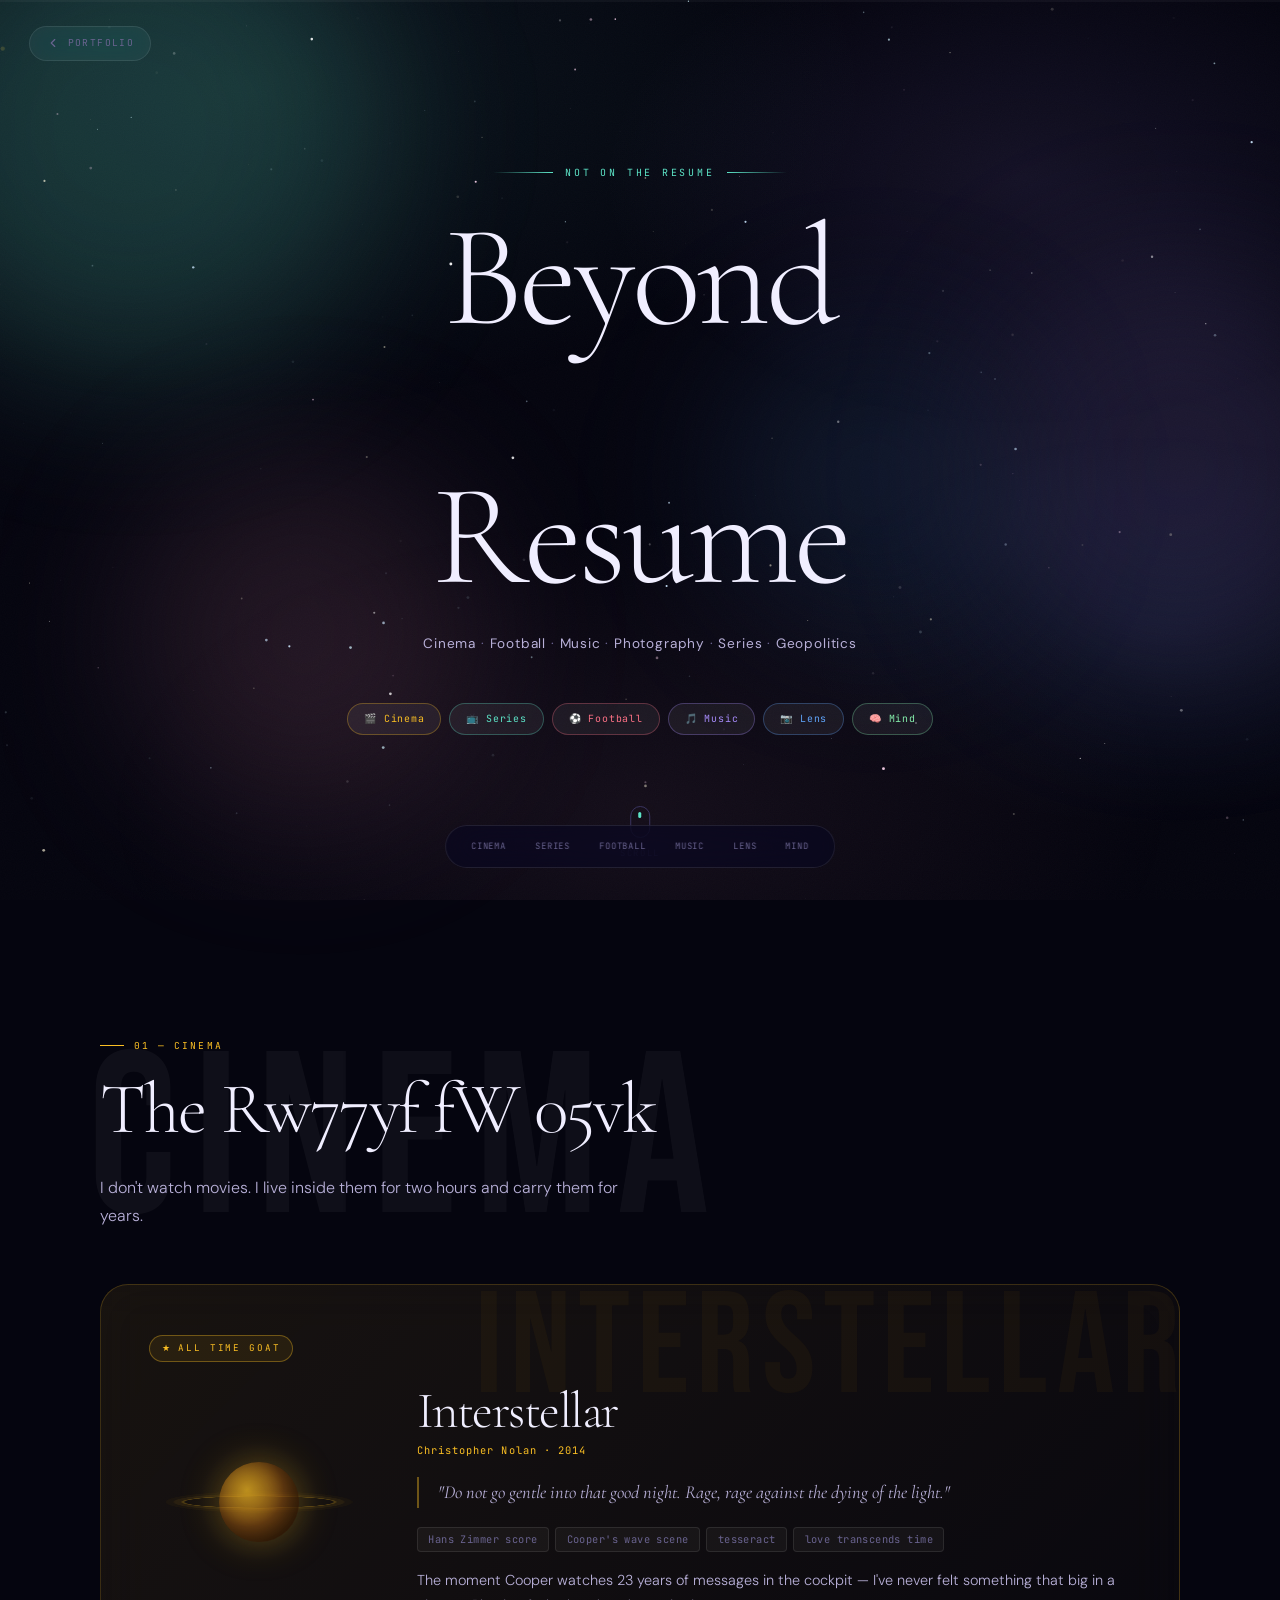
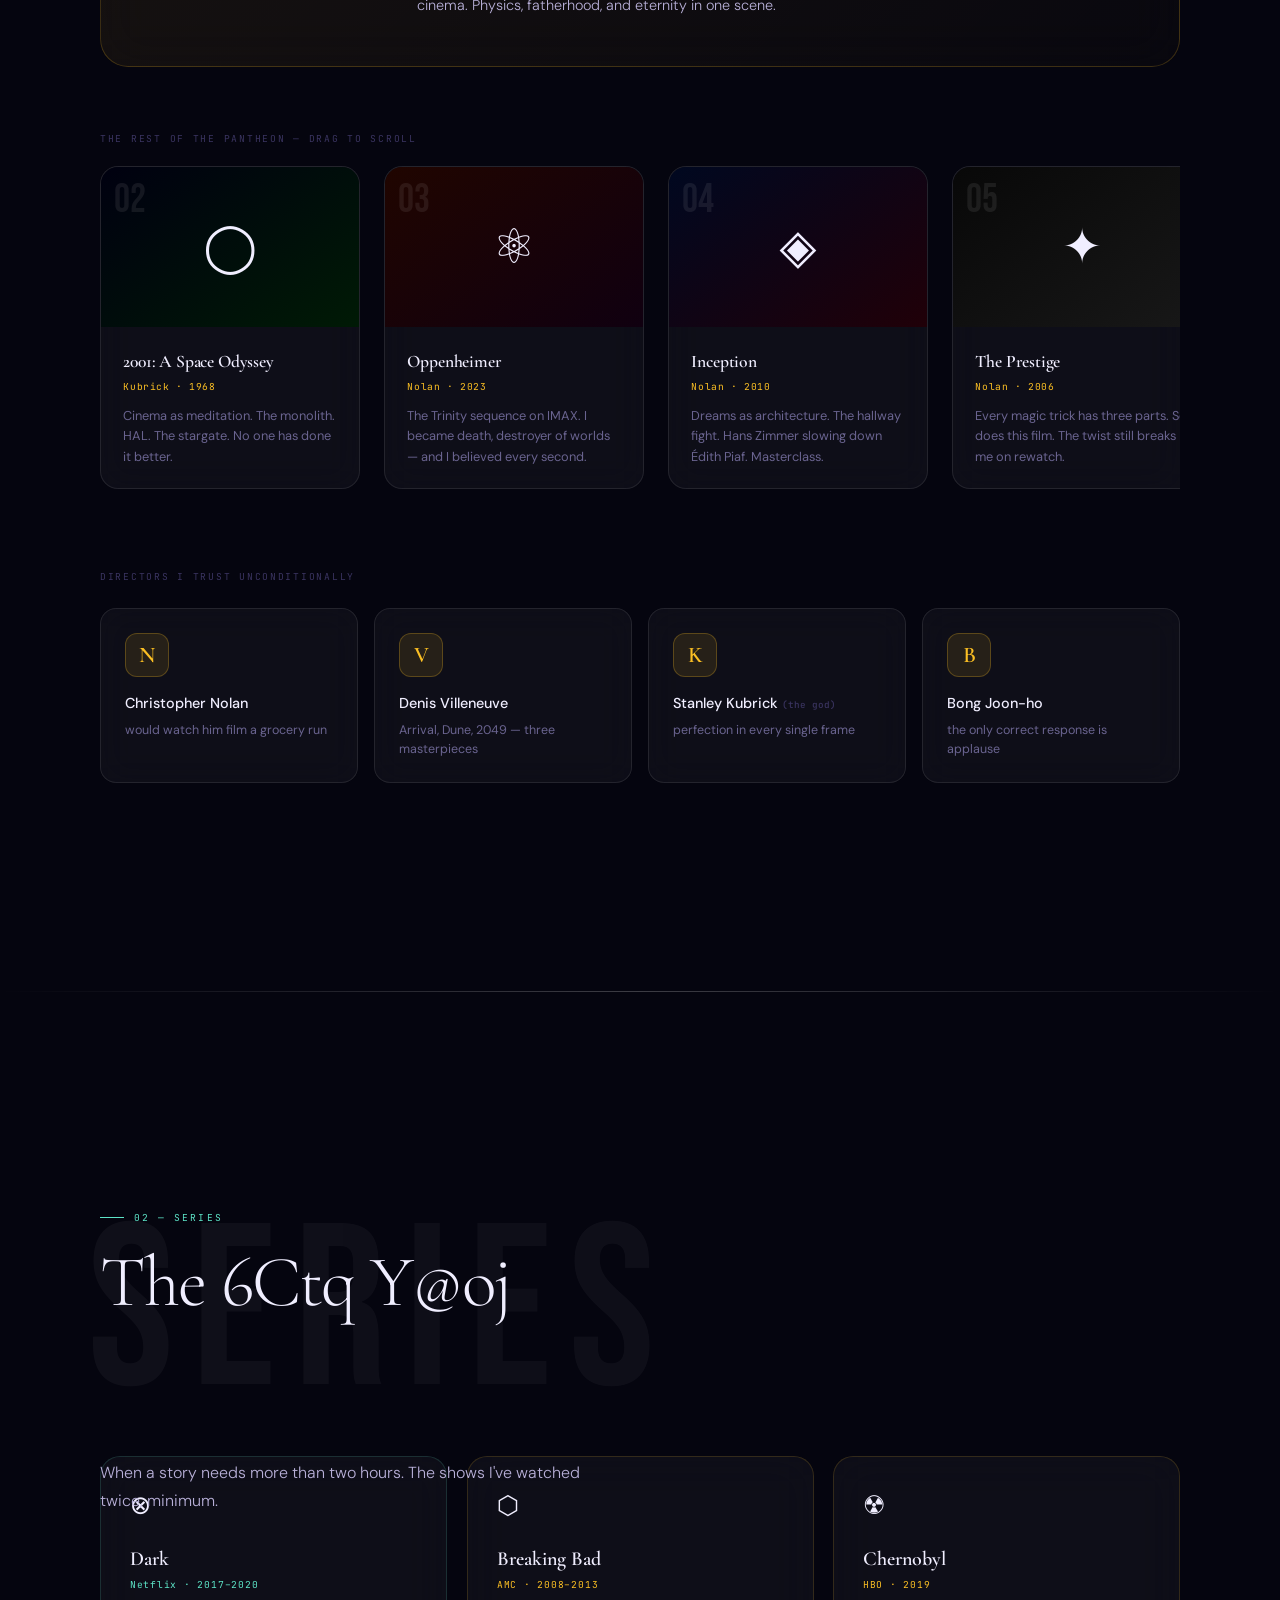
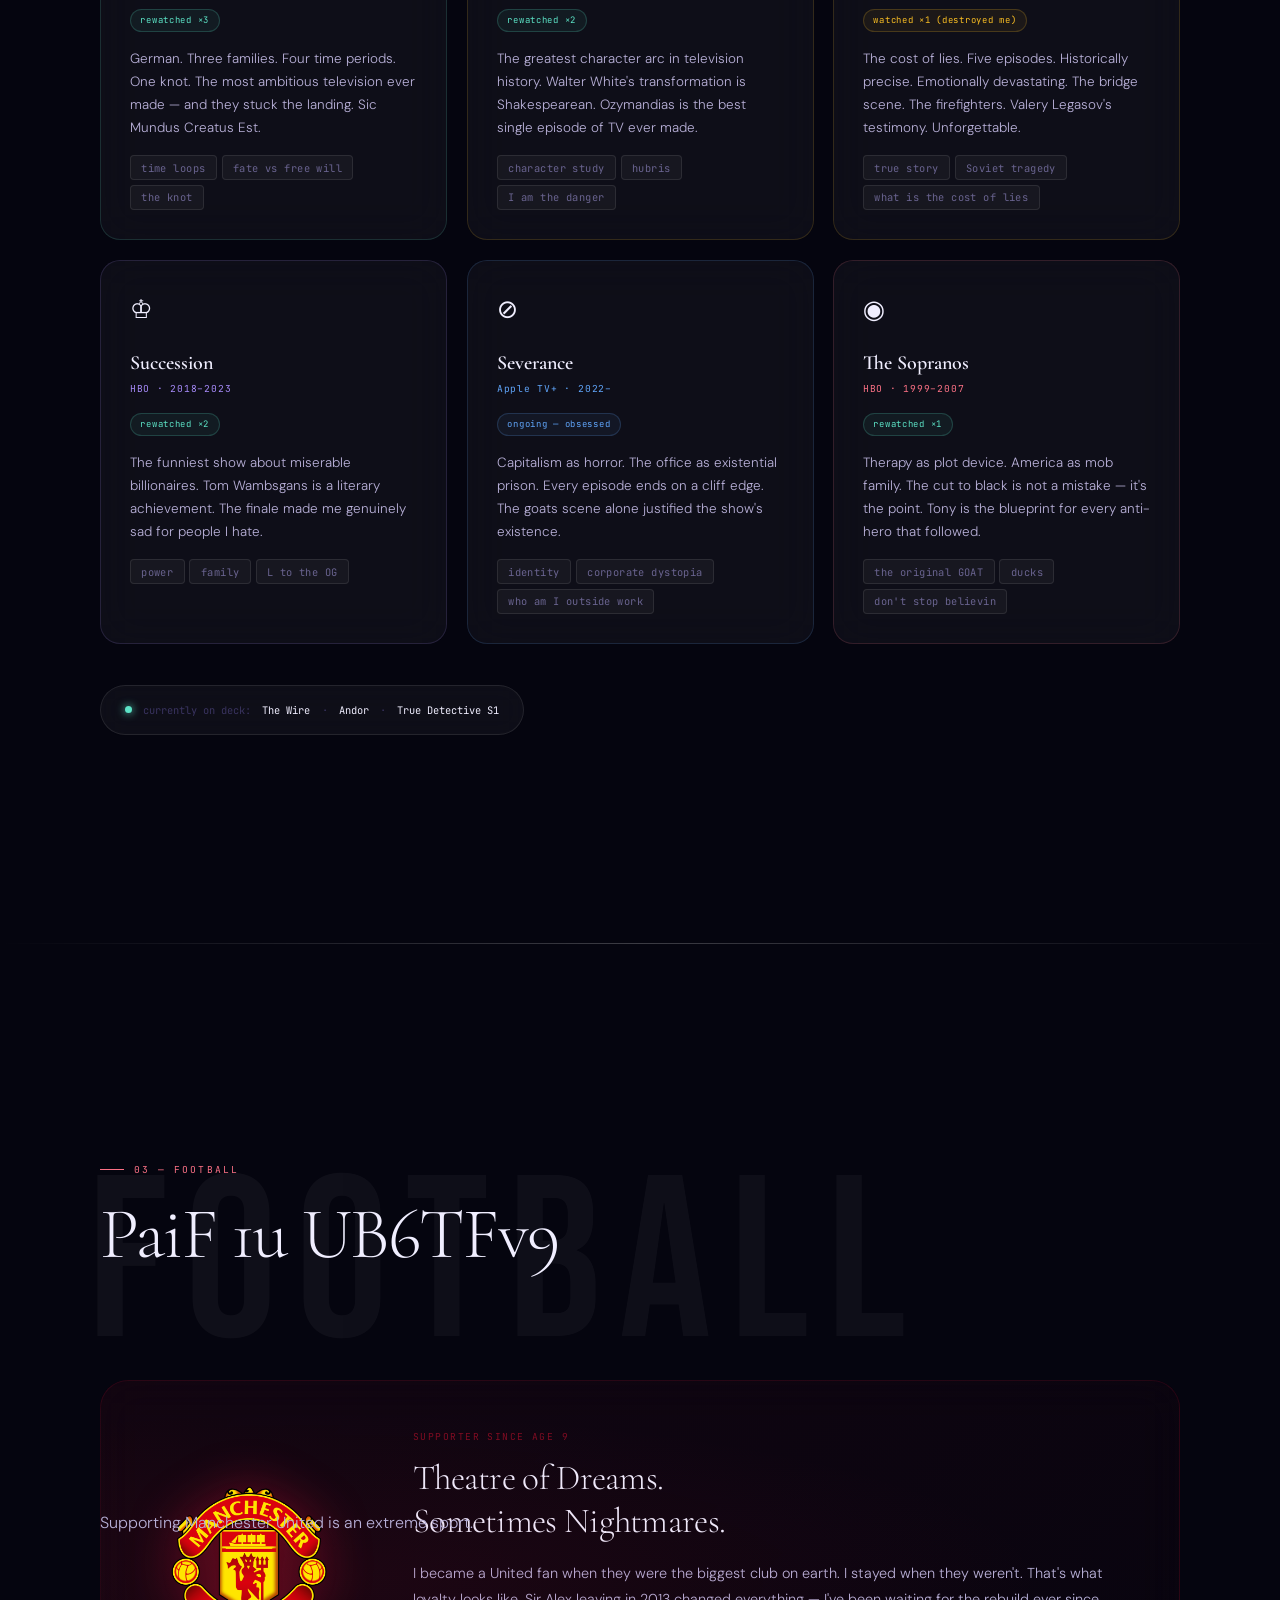
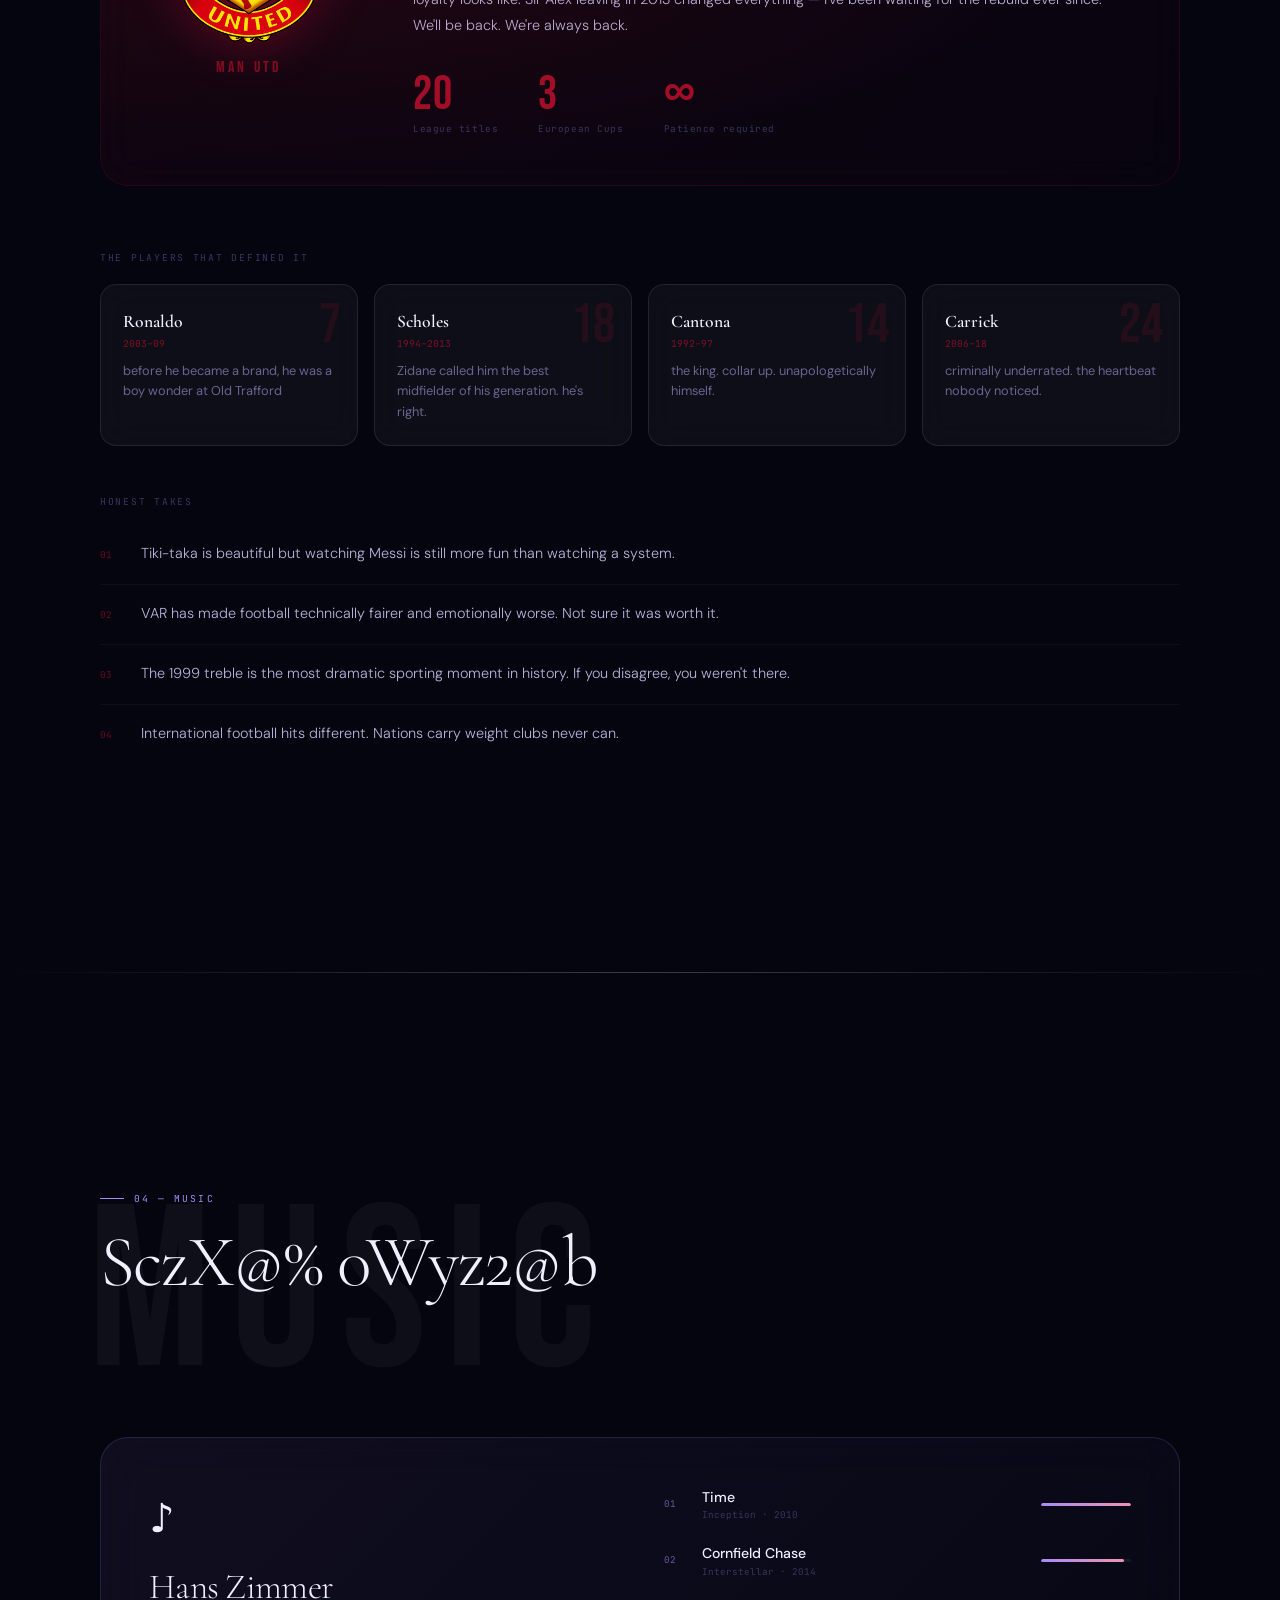
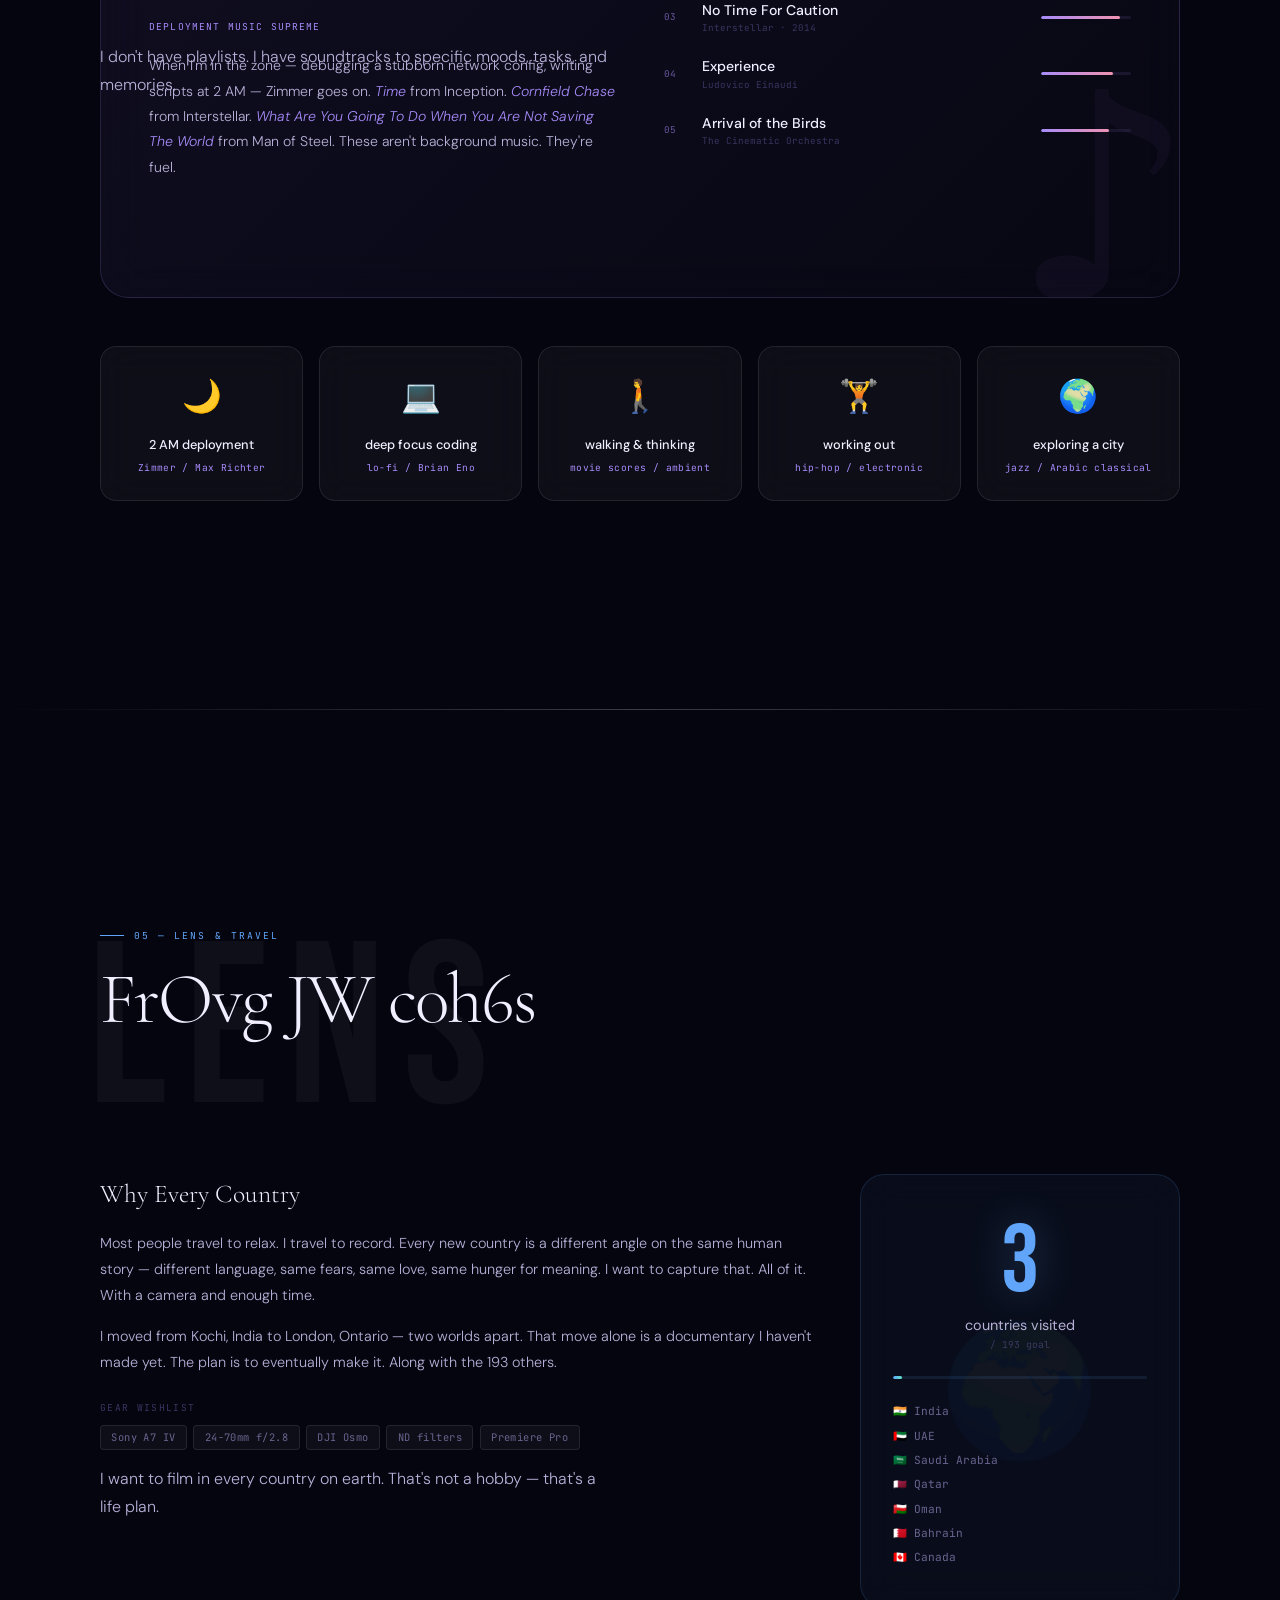
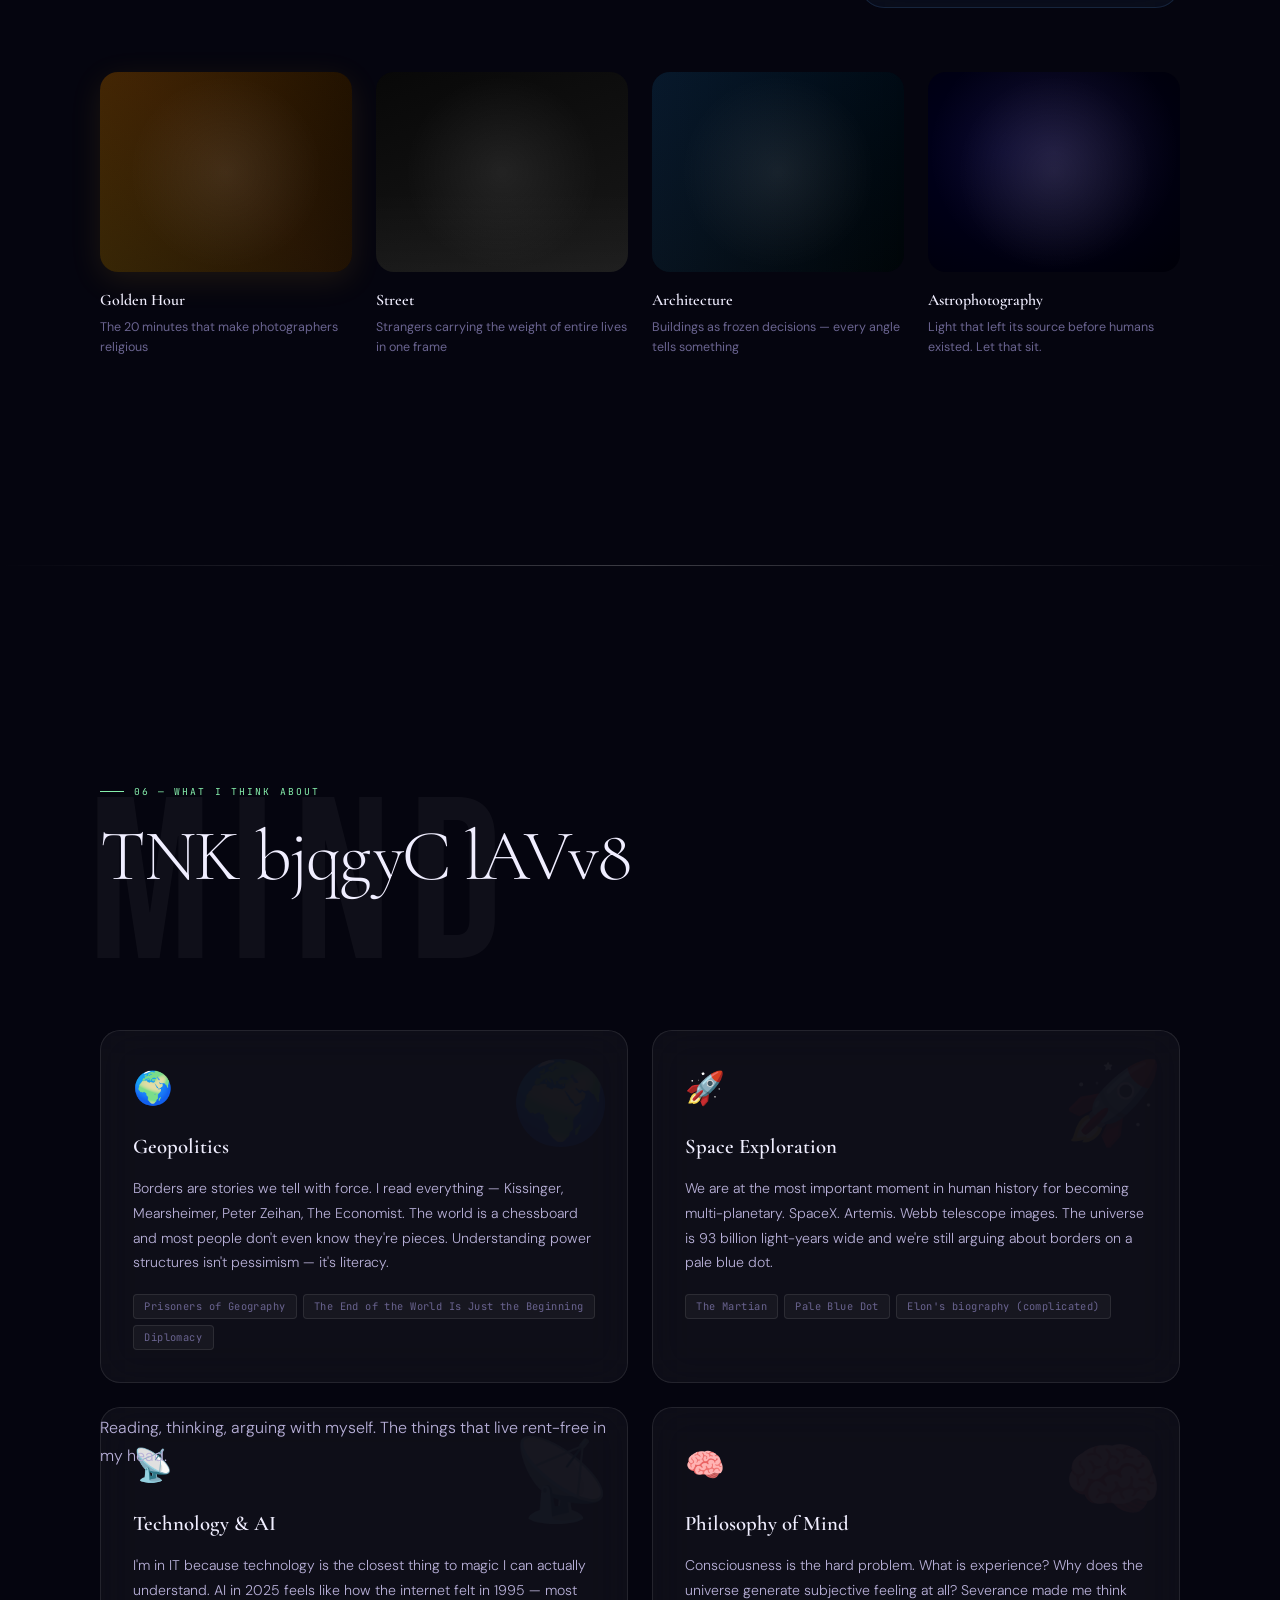
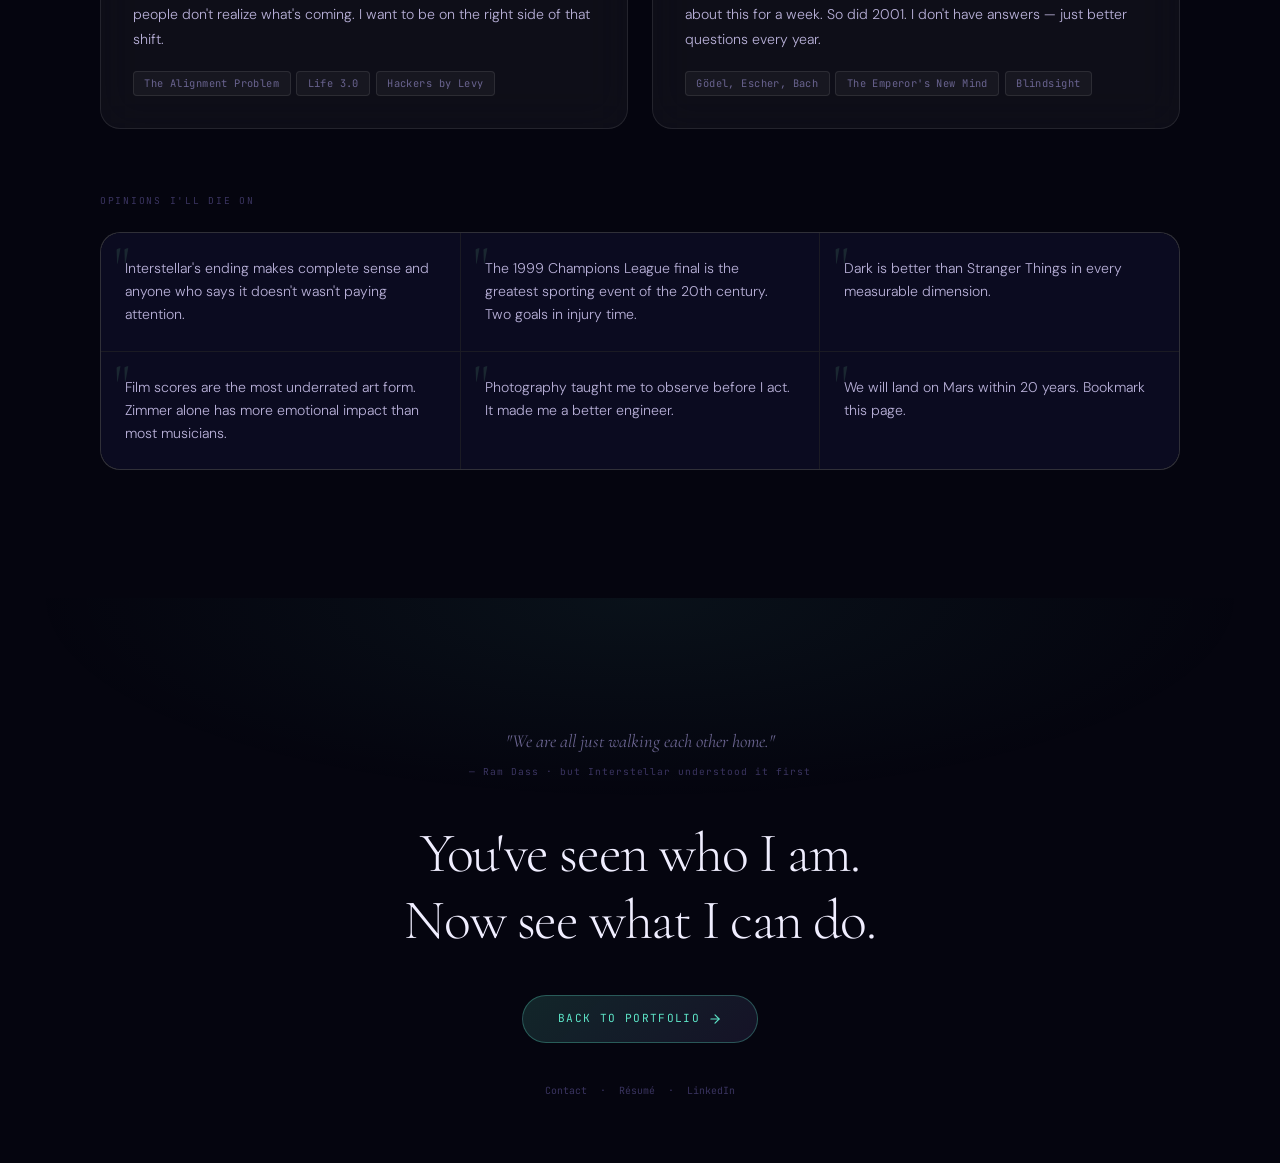
<file: vibes.html>
<!DOCTYPE html>
<html lang="en">
<head>
    <meta charset="UTF-8">
    <meta name="viewport" content="width=device-width, initial-scale=1.0">
    <title>Safuvan — Beyond the Resume</title>
    <link rel="icon" type="image/svg+xml" href="data:image/svg+xml,%3Csvg xmlns='http://www.w3.org/2000/svg' viewBox='0 0 32 32'%3E%3Crect width='32' height='32' rx='6' fill='%2305050f'/%3E%3Crect width='32' height='32' rx='6' fill='none' stroke='%235de4c7' stroke-width='1.5'/%3E%3Ctext x='16' y='22' font-family='Georgia%2C serif' font-size='13' font-weight='300' fill='%235de4c7' text-anchor='middle'%3EMS%3C/text%3E%3C/svg%3E">
    <link rel="preconnect" href="https://fonts.googleapis.com">
    <link rel="preconnect" href="https://fonts.gstatic.com" crossorigin>
    <link href="https://fonts.googleapis.com/css2?family=Cormorant+Garamond:ital,wght@0,300;0,400;0,600;1,300;1,400;1,600&family=DM+Sans:wght@300;400;500&family=JetBrains+Mono:wght@400;500&family=Bebas+Neue&display=swap" rel="stylesheet">
    <link rel="stylesheet" href="vibes.css">
</head>
<body>

    <!-- Global ambient canvas — always behind everything -->
    <canvas id="vAmbientCanvas" style="position:fixed;inset:0;width:100%;height:100%;pointer-events:none;z-index:0;"></canvas>

    <!-- Scroll progress bar -->
    <div style="position:fixed;top:0;left:0;right:0;height:2px;z-index:300;background:rgba(255,255,255,0.04);">
        <div id="vScrollBar" style="height:100%;width:0%;background:linear-gradient(90deg,#5de4c7,#a78bfa,#f093b0);transition:width 0.1s;box-shadow:0 0 8px rgba(93,228,199,0.5);"></div>
    </div>

    <!-- Floating orbs -->
    <div class="v-orb v-orb-1"></div>
    <div class="v-orb v-orb-2"></div>
    <div class="v-orb v-orb-3"></div>
    <div class="v-orb v-orb-4"></div>

    <!-- Custom cursor -->
    <div class="v-cursor-dot"  id="vCursorDot"></div>
    <div class="v-cursor-ring" id="vCursorRing"></div>

    <!-- Back nav -->
    <a href="index.html" class="v-back" aria-label="Back to portfolio">
        <svg width="14" height="14" viewBox="0 0 24 24" fill="none" stroke="currentColor" stroke-width="2" stroke-linecap="round" stroke-linejoin="round"><polyline points="15 18 9 12 15 6"/></svg>
        <span>portfolio</span>
    </a>

    <!-- Floating bottom nav -->
    <nav class="v-nav" id="vNav">
        <a href="#cinema"   class="v-nav-item">Cinema</a>
        <a href="#series"   class="v-nav-item">Series</a>
        <a href="#football" class="v-nav-item">Football</a>
        <a href="#music"    class="v-nav-item">Music</a>
        <a href="#lens"     class="v-nav-item">Lens</a>
        <a href="#mind"     class="v-nav-item">Mind</a>
    </nav>

    <!-- ═══════════════════════════════════════════
         HERO
    ═══════════════════════════════════════════ -->
    <header class="v-hero" id="home">
        <canvas id="v-hero-canvas"></canvas>
        <div class="v-hero-content">
            <div class="v-hero-eyebrow">not on the resume</div>
            <h1 class="v-hero-title">
                <span class="vht-word">Beyond</span>
                <span class="vht-word vht-italic">the</span>
                <span class="vht-word">Resume</span>
            </h1>
            <p class="v-hero-sub">
                <span>Cinema</span> · <span>Football</span> · <span>Music</span> · <span>Photography</span> · <span>Series</span> · <span>Geopolitics</span>
            </p>
            <div class="v-hero-pills">
                <a href="#cinema"   class="v-pill v-pill-cinema">🎬 Cinema</a>
                <a href="#series"   class="v-pill v-pill-series">📺 Series</a>
                <a href="#football" class="v-pill v-pill-utd">⚽ Football</a>
                <a href="#music"    class="v-pill v-pill-music">🎵 Music</a>
                <a href="#lens"     class="v-pill v-pill-lens">📷 Lens</a>
                <a href="#mind"     class="v-pill v-pill-mind">🧠 Mind</a>
            </div>
        </div>
        <div class="v-hero-scroll">
            <div class="v-scroll-mouse"></div>
            <span>scroll</span>
        </div>
    </header>

    <!-- ═══════════════════════════════════════════
         CINEMA
    ═══════════════════════════════════════════ -->
    <section class="v-section" id="cinema">
        <div class="v-container">

            <div class="v-scrub-text" aria-hidden="true">CINEMA</div>
            <div class="v-section-header v-reveal">
                <span class="v-label">01 — cinema</span>
                <h2 class="v-title v-scramble">The Church of Film</h2>
                <p class="v-desc" data-parallax="0.06">I don't watch movies. I live inside them for two hours and carry them for years.</p>
            </div>

            <!-- GOAT card -->
            <div class="v-goat-card v-reveal">
                <div class="v-goat-badge">All Time GOAT</div>
                <div class="v-goat-body">
                    <div class="v-goat-visual">
                        <div class="v-saturn-system">
                            <div class="v-saturn-glow"></div>
                            <div class="v-saturn-ring"></div>
                            <div class="v-saturn-planet"></div>
                        </div>
                    </div>
                    <div class="v-goat-text">
                        <div class="v-goat-title">Interstellar</div>
                        <div class="v-goat-year">Christopher Nolan · 2014</div>
                        <p class="v-goat-quote">"Do not go gentle into that good night. Rage, rage against the dying of the light."</p>
                        <div class="v-goat-tags">
                            <span class="v-tag">Hans Zimmer score</span>
                            <span class="v-tag">Cooper's wave scene</span>
                            <span class="v-tag">tesseract</span>
                            <span class="v-tag">love transcends time</span>
                        </div>
                        <p class="v-goat-note">The moment Cooper watches 23 years of messages in the cockpit — I've never felt something that big in a cinema. Physics, fatherhood, and eternity in one scene.</p>
                    </div>
                </div>
            </div>

            <!-- Film reel -->
            <div class="v-film-reel-wrap v-reveal">
                <div class="v-film-reel-label">the rest of the pantheon — drag to scroll</div>
                <div class="v-film-reel" id="filmReel">

                    <div class="v-film-card">
                        <div class="v-film-poster v-fp-2001">
                            <span class="v-fp-rank">02</span>
                            <span class="v-fp-glyph">◯</span>
                        </div>
                        <div class="v-film-info">
                            <div class="v-film-title">2001: A Space Odyssey</div>
                            <div class="v-film-dir">Kubrick · 1968</div>
                            <div class="v-film-note">Cinema as meditation. The monolith. HAL. The stargate. No one has done it better.</div>
                        </div>
                    </div>

                    <div class="v-film-card">
                        <div class="v-film-poster v-fp-oppenheimer">
                            <span class="v-fp-rank">03</span>
                            <span class="v-fp-glyph">⚛</span>
                        </div>
                        <div class="v-film-info">
                            <div class="v-film-title">Oppenheimer</div>
                            <div class="v-film-dir">Nolan · 2023</div>
                            <div class="v-film-note">The Trinity sequence on IMAX. I became death, destroyer of worlds — and I believed every second.</div>
                        </div>
                    </div>

                    <div class="v-film-card">
                        <div class="v-film-poster v-fp-inception">
                            <span class="v-fp-rank">04</span>
                            <span class="v-fp-glyph">◈</span>
                        </div>
                        <div class="v-film-info">
                            <div class="v-film-title">Inception</div>
                            <div class="v-film-dir">Nolan · 2010</div>
                            <div class="v-film-note">Dreams as architecture. The hallway fight. Hans Zimmer slowing down Édith Piaf. Masterclass.</div>
                        </div>
                    </div>

                    <div class="v-film-card">
                        <div class="v-film-poster v-fp-prestige">
                            <span class="v-fp-rank">05</span>
                            <span class="v-fp-glyph">✦</span>
                        </div>
                        <div class="v-film-info">
                            <div class="v-film-title">The Prestige</div>
                            <div class="v-film-dir">Nolan · 2006</div>
                            <div class="v-film-note">Every magic trick has three parts. So does this film. The twist still breaks me on rewatch.</div>
                        </div>
                    </div>

                    <div class="v-film-card">
                        <div class="v-film-poster v-fp-blade">
                            <span class="v-fp-rank">06</span>
                            <span class="v-fp-glyph">◆</span>
                        </div>
                        <div class="v-film-info">
                            <div class="v-film-title">Blade Runner 2049</div>
                            <div class="v-film-dir">Villeneuve · 2017</div>
                            <div class="v-film-note">Deakins lighting every frame like a painting. What does it mean to be real?</div>
                        </div>
                    </div>

                    <div class="v-film-card">
                        <div class="v-film-poster v-fp-parasite">
                            <span class="v-fp-rank">07</span>
                            <span class="v-fp-glyph">▽</span>
                        </div>
                        <div class="v-film-info">
                            <div class="v-film-title">Parasite</div>
                            <div class="v-film-dir">Bong Joon-ho · 2019</div>
                            <div class="v-film-note">Genre-defies itself three times in two hours. Bong is a genius. Full stop.</div>
                        </div>
                    </div>

                </div>
            </div>

            <!-- Directors -->
            <div class="v-director-strip v-reveal">
                <div class="v-ds-label">directors I trust unconditionally</div>
                <div class="v-ds-list">
                    <div class="v-director">
                        <div class="v-dir-initial">N</div>
                        <div class="v-dir-name">Christopher Nolan</div>
                        <div class="v-dir-note">would watch him film a grocery run</div>
                    </div>
                    <div class="v-director">
                        <div class="v-dir-initial">V</div>
                        <div class="v-dir-name">Denis Villeneuve</div>
                        <div class="v-dir-note">Arrival, Dune, 2049 — three masterpieces</div>
                    </div>
                    <div class="v-director">
                        <div class="v-dir-initial">K</div>
                        <div class="v-dir-name">Stanley Kubrick <span class="v-dir-name-small">(the god)</span></div>
                        <div class="v-dir-note">perfection in every single frame</div>
                    </div>
                    <div class="v-director">
                        <div class="v-dir-initial">B</div>
                        <div class="v-dir-name">Bong Joon-ho</div>
                        <div class="v-dir-note">the only correct response is applause</div>
                    </div>
                </div>
            </div>

        </div>
    </section>

    <div class="v-divider"></div>

    <!-- ═══════════════════════════════════════════
         SERIES
    ═══════════════════════════════════════════ -->
    <section class="v-section" id="series">
        <div class="v-container">

            <div class="v-scrub-text" aria-hidden="true">SERIES</div>
            <div class="v-section-header v-reveal">
                <span class="v-label">02 — series</span>
                <h2 class="v-title v-scramble">The Long Game</h2>
                <p class="v-desc" data-parallax="0.06">When a story needs more than two hours. The shows I've watched twice, minimum.</p>
            </div>

            <div class="v-series-grid">

                <div class="v-series-card v-series-dark v-reveal v-tilt">
                    <div class="v-series-glyph">⊗</div>
                    <div class="v-series-meta">
                        <div class="v-series-name">Dark</div>
                        <div class="v-series-year">Netflix · 2017–2020</div>
                    </div>
                    <div class="v-series-status v-status-rewatched">rewatched ×3</div>
                    <p class="v-series-take">German. Three families. Four time periods. One knot. The most ambitious television ever made — and they stuck the landing. Sic Mundus Creatus Est.</p>
                    <div class="v-series-tags">
                        <span class="v-tag">time loops</span>
                        <span class="v-tag">fate vs free will</span>
                        <span class="v-tag">the knot</span>
                    </div>
                </div>

                <div class="v-series-card v-series-bb v-reveal v-reveal-delay-1 v-tilt">
                    <div class="v-series-glyph">⬡</div>
                    <div class="v-series-meta">
                        <div class="v-series-name">Breaking Bad</div>
                        <div class="v-series-year">AMC · 2008–2013</div>
                    </div>
                    <div class="v-series-status v-status-rewatched">rewatched ×2</div>
                    <p class="v-series-take">The greatest character arc in television history. Walter White's transformation is Shakespearean. Ozymandias is the best single episode of TV ever made.</p>
                    <div class="v-series-tags">
                        <span class="v-tag">character study</span>
                        <span class="v-tag">hubris</span>
                        <span class="v-tag">I am the danger</span>
                    </div>
                </div>

                <div class="v-series-card v-series-chernobyl v-reveal v-reveal-delay-2 v-tilt">
                    <div class="v-series-glyph">☢</div>
                    <div class="v-series-meta">
                        <div class="v-series-name">Chernobyl</div>
                        <div class="v-series-year">HBO · 2019</div>
                    </div>
                    <div class="v-series-status v-status-watched">watched ×1 (destroyed me)</div>
                    <p class="v-series-take">The cost of lies. Five episodes. Historically precise. Emotionally devastating. The bridge scene. The firefighters. Valery Legasov's testimony. Unforgettable.</p>
                    <div class="v-series-tags">
                        <span class="v-tag">true story</span>
                        <span class="v-tag">Soviet tragedy</span>
                        <span class="v-tag">what is the cost of lies</span>
                    </div>
                </div>

                <div class="v-series-card v-series-succession v-reveal v-tilt">
                    <div class="v-series-glyph">♔</div>
                    <div class="v-series-meta">
                        <div class="v-series-name">Succession</div>
                        <div class="v-series-year">HBO · 2018–2023</div>
                    </div>
                    <div class="v-series-status v-status-rewatched">rewatched ×2</div>
                    <p class="v-series-take">The funniest show about miserable billionaires. Tom Wambsgans is a literary achievement. The finale made me genuinely sad for people I hate.</p>
                    <div class="v-series-tags">
                        <span class="v-tag">power</span>
                        <span class="v-tag">family</span>
                        <span class="v-tag">L to the OG</span>
                    </div>
                </div>

                <div class="v-series-card v-series-severance v-reveal v-reveal-delay-1 v-tilt">
                    <div class="v-series-glyph">⊘</div>
                    <div class="v-series-meta">
                        <div class="v-series-name">Severance</div>
                        <div class="v-series-year">Apple TV+ · 2022–</div>
                    </div>
                    <div class="v-series-status v-status-ongoing">ongoing — obsessed</div>
                    <p class="v-series-take">Capitalism as horror. The office as existential prison. Every episode ends on a cliff edge. The goats scene alone justified the show's existence.</p>
                    <div class="v-series-tags">
                        <span class="v-tag">identity</span>
                        <span class="v-tag">corporate dystopia</span>
                        <span class="v-tag">who am I outside work</span>
                    </div>
                </div>

                <div class="v-series-card v-series-sopranos v-reveal v-reveal-delay-2 v-tilt">
                    <div class="v-series-glyph">◉</div>
                    <div class="v-series-meta">
                        <div class="v-series-name">The Sopranos</div>
                        <div class="v-series-year">HBO · 1999–2007</div>
                    </div>
                    <div class="v-series-status v-status-rewatched">rewatched ×1</div>
                    <p class="v-series-take">Therapy as plot device. America as mob family. The cut to black is not a mistake — it's the point. Tony is the blueprint for every anti-hero that followed.</p>
                    <div class="v-series-tags">
                        <span class="v-tag">the original GOAT</span>
                        <span class="v-tag">ducks</span>
                        <span class="v-tag">don't stop believin</span>
                    </div>
                </div>

            </div>

            <div class="v-watching-now v-reveal">
                <span class="v-wn-dot"></span>
                <span class="v-wn-label">currently on deck:</span>
                <span class="v-wn-show">The Wire</span>
                <span class="v-wn-sep">·</span>
                <span class="v-wn-show">Andor</span>
                <span class="v-wn-sep">·</span>
                <span class="v-wn-show">True Detective S1</span>
            </div>

        </div>
    </section>

    <div class="v-divider"></div>

    <!-- ═══════════════════════════════════════════
         FOOTBALL
    ═══════════════════════════════════════════ -->
    <section class="v-section" id="football">
        <div class="v-container">

            <div class="v-scrub-text" aria-hidden="true">FOOTBALL</div>
            <div class="v-section-header v-reveal">
                <span class="v-label">03 — football</span>
                <h2 class="v-title v-scramble">Pain Is Loyalty</h2>
                <p class="v-desc" data-parallax="0.06">Supporting Manchester United is an extreme sport.</p>
            </div>

            <div class="v-utd-hero v-reveal">
                <div class="v-utd-crest">
                    <img src="man united.png" alt="Manchester United" class="v-utd-logo" onerror="this.style.display='none'">
                    <div class="v-utd-wordmark">MAN UTD</div>
                </div>
                <div class="v-utd-copy">
                    <div class="v-utd-since">Supporter since age 9</div>
                    <h3 class="v-utd-tagline">Theatre of Dreams.<br>Sometimes Nightmares.</h3>
                    <p class="v-utd-para">I became a United fan when they were the biggest club on earth. I stayed when they weren't. That's what loyalty looks like. Sir Alex leaving in 2013 changed everything — I've been waiting for the rebuild ever since. We'll be back. We're always back.</p>
                    <div class="v-utd-stats">
                        <div class="v-stat">
                            <div class="v-stat-n">20</div>
                            <div class="v-stat-l">League titles</div>
                        </div>
                        <div class="v-stat">
                            <div class="v-stat-n">3</div>
                            <div class="v-stat-l">European Cups</div>
                        </div>
                        <div class="v-stat">
                            <div class="v-stat-n">∞</div>
                            <div class="v-stat-l">Patience required</div>
                        </div>
                    </div>
                </div>
            </div>

            <div class="v-players-strip v-reveal">
                <div class="v-ps-label">the players that defined it</div>
                <div class="v-players">
                    <div class="v-player">
                        <div class="v-player-num">7</div>
                        <div class="v-player-name">Ronaldo</div>
                        <div class="v-player-era">2003–09</div>
                        <div class="v-player-note">before he became a brand, he was a boy wonder at Old Trafford</div>
                    </div>
                    <div class="v-player">
                        <div class="v-player-num">18</div>
                        <div class="v-player-name">Scholes</div>
                        <div class="v-player-era">1994–2013</div>
                        <div class="v-player-note">Zidane called him the best midfielder of his generation. he's right.</div>
                    </div>
                    <div class="v-player">
                        <div class="v-player-num">14</div>
                        <div class="v-player-name">Cantona</div>
                        <div class="v-player-era">1992–97</div>
                        <div class="v-player-note">the king. collar up. unapologetically himself.</div>
                    </div>
                    <div class="v-player">
                        <div class="v-player-num">24</div>
                        <div class="v-player-name">Carrick</div>
                        <div class="v-player-era">2006–18</div>
                        <div class="v-player-note">criminally underrated. the heartbeat nobody noticed.</div>
                    </div>
                </div>
            </div>

            <div class="v-takes v-reveal">
                <div class="v-takes-label">honest takes</div>
                <div class="v-take-list">
                    <div class="v-take"><span class="v-take-num">01</span><span class="v-take-text">Tiki-taka is beautiful but watching Messi is still more fun than watching a system.</span></div>
                    <div class="v-take"><span class="v-take-num">02</span><span class="v-take-text">VAR has made football technically fairer and emotionally worse. Not sure it was worth it.</span></div>
                    <div class="v-take"><span class="v-take-num">03</span><span class="v-take-text">The 1999 treble is the most dramatic sporting moment in history. If you disagree, you weren't there.</span></div>
                    <div class="v-take"><span class="v-take-num">04</span><span class="v-take-text">International football hits different. Nations carry weight clubs never can.</span></div>
                </div>
            </div>

        </div>
    </section>

    <div class="v-divider"></div>

    <!-- ═══════════════════════════════════════════
         MUSIC
    ═══════════════════════════════════════════ -->
    <section class="v-section" id="music">
        <div class="v-container">

            <div class="v-scrub-text" aria-hidden="true">MUSIC</div>
            <div class="v-section-header v-reveal">
                <span class="v-label">04 — music</span>
                <h2 class="v-title v-scramble">Scored Moments</h2>
                <p class="v-desc" data-parallax="0.06">I don't have playlists. I have soundtracks to specific moods, tasks, and memories.</p>
            </div>

            <div class="v-zimmer-card v-reveal">
                <div class="v-zimmer-left">
                    <div class="v-zimmer-crown">♪</div>
                    <div class="v-zimmer-name">Hans Zimmer</div>
                    <div class="v-zimmer-title">Deployment Music Supreme</div>
                    <p class="v-zimmer-note">When I'm in the zone — debugging a stubborn network config, writing scripts at 2 AM — Zimmer goes on. <em>Time</em> from Inception. <em>Cornfield Chase</em> from Interstellar. <em>What Are You Going To Do When You Are Not Saving The World</em> from Man of Steel. These aren't background music. They're fuel.</p>
                </div>
                <div class="v-zimmer-right">
                    <div class="v-track-list">
                        <div class="v-track">
                            <div class="v-track-num">01</div>
                            <div class="v-track-info"><div class="v-track-name">Time</div><div class="v-track-from">Inception · 2010</div></div>
                            <div class="v-track-bar"><div class="v-track-fill" style="width:100%"></div></div>
                        </div>
                        <div class="v-track">
                            <div class="v-track-num">02</div>
                            <div class="v-track-info"><div class="v-track-name">Cornfield Chase</div><div class="v-track-from">Interstellar · 2014</div></div>
                            <div class="v-track-bar"><div class="v-track-fill" style="width:92%"></div></div>
                        </div>
                        <div class="v-track">
                            <div class="v-track-num">03</div>
                            <div class="v-track-info"><div class="v-track-name">No Time For Caution</div><div class="v-track-from">Interstellar · 2014</div></div>
                            <div class="v-track-bar"><div class="v-track-fill" style="width:88%"></div></div>
                        </div>
                        <div class="v-track">
                            <div class="v-track-num">04</div>
                            <div class="v-track-info"><div class="v-track-name">Experience</div><div class="v-track-from">Ludovico Einaudi</div></div>
                            <div class="v-track-bar"><div class="v-track-fill" style="width:80%"></div></div>
                        </div>
                        <div class="v-track">
                            <div class="v-track-num">05</div>
                            <div class="v-track-info"><div class="v-track-name">Arrival of the Birds</div><div class="v-track-from">The Cinematic Orchestra</div></div>
                            <div class="v-track-bar"><div class="v-track-fill" style="width:75%"></div></div>
                        </div>
                    </div>
                    <!-- Animated waveform -->
                    <div class="v-waveform" id="vWaveform"></div>
                </div>
            </div>

            <div class="v-moods v-reveal">
                <div class="v-mood"><div class="v-mood-icon">🌙</div><div class="v-mood-name">2 AM deployment</div><div class="v-mood-genre">Zimmer / Max Richter</div></div>
                <div class="v-mood"><div class="v-mood-icon">💻</div><div class="v-mood-name">deep focus coding</div><div class="v-mood-genre">lo-fi / Brian Eno</div></div>
                <div class="v-mood"><div class="v-mood-icon">🚶</div><div class="v-mood-name">walking & thinking</div><div class="v-mood-genre">movie scores / ambient</div></div>
                <div class="v-mood"><div class="v-mood-icon">🏋️</div><div class="v-mood-name">working out</div><div class="v-mood-genre">hip-hop / electronic</div></div>
                <div class="v-mood"><div class="v-mood-icon">🌍</div><div class="v-mood-name">exploring a city</div><div class="v-mood-genre">jazz / Arabic classical</div></div>
            </div>

        </div>
    </section>

    <div class="v-divider"></div>

    <!-- ═══════════════════════════════════════════
         LENS & TRAVEL
    ═══════════════════════════════════════════ -->
    <section class="v-section" id="lens">
        <div class="v-container">

            <div class="v-scrub-text" aria-hidden="true">LENS</div>
            <div class="v-section-header v-reveal">
                <span class="v-label">05 — lens & travel</span>
                <h2 class="v-title v-scramble">Frame by Frame</h2>
                <p class="v-desc" data-parallax="0.06">I want to film in every country on earth. That's not a hobby — that's a life plan.</p>
            </div>

            <div class="v-lens-layout v-reveal">
                <div class="v-lens-manifesto">
                    <h3 class="v-lens-h3">Why Every Country</h3>
                    <p>Most people travel to relax. I travel to record. Every new country is a different angle on the same human story — different language, same fears, same love, same hunger for meaning. I want to capture that. All of it. With a camera and enough time.</p>
                    <p>I moved from Kochi, India to London, Ontario — two worlds apart. That move alone is a documentary I haven't made yet. The plan is to eventually make it. Along with the 193 others.</p>
                    <div class="v-gear-label">gear wishlist</div>
                    <div class="v-gear-items">
                        <span class="v-tag">Sony A7 IV</span>
                        <span class="v-tag">24-70mm f/2.8</span>
                        <span class="v-tag">DJI Osmo</span>
                        <span class="v-tag">ND filters</span>
                        <span class="v-tag">Premiere Pro</span>
                    </div>
                </div>
                <div class="v-country-counter">
                    <div class="v-cc-num" id="vCountryNum">0</div>
                    <div class="v-cc-label">countries visited</div>
                    <div class="v-cc-target">/ 193 goal</div>
                    <div class="v-cc-bar"><div class="v-cc-fill" id="vCountryFill"></div></div>
                    <div class="v-cc-countries">
                        <span class="v-cc-flag">🇮🇳 India</span>
                        <span class="v-cc-flag">🇦🇪 UAE</span>
                        <span class="v-cc-flag">🇸🇦 Saudi Arabia</span>
                        <span class="v-cc-flag">🇶🇦 Qatar</span>
                        <span class="v-cc-flag">🇴🇲 Oman</span>
                        <span class="v-cc-flag">🇧🇭 Bahrain</span>
                        <span class="v-cc-flag">🇨🇦 Canada</span>
                    </div>
                </div>
            </div>

            <div class="v-shot-types">
                <div class="v-shot v-reveal">
                    <div class="v-shot-preview v-shot-golden"></div>
                    <div class="v-shot-name">Golden Hour</div>
                    <div class="v-shot-note">The 20 minutes that make photographers religious</div>
                </div>
                <div class="v-shot v-reveal v-reveal-delay-1">
                    <div class="v-shot-preview v-shot-street"></div>
                    <div class="v-shot-name">Street</div>
                    <div class="v-shot-note">Strangers carrying the weight of entire lives in one frame</div>
                </div>
                <div class="v-shot v-reveal v-reveal-delay-2">
                    <div class="v-shot-preview v-shot-arch"></div>
                    <div class="v-shot-name">Architecture</div>
                    <div class="v-shot-note">Buildings as frozen decisions — every angle tells something</div>
                </div>
                <div class="v-shot v-reveal v-reveal-delay-3">
                    <div class="v-shot-preview v-shot-astro"></div>
                    <div class="v-shot-name">Astrophotography</div>
                    <div class="v-shot-note">Light that left its source before humans existed. Let that sit.</div>
                </div>
            </div>

        </div>
    </section>

    <div class="v-divider"></div>

    <!-- ═══════════════════════════════════════════
         MIND
    ═══════════════════════════════════════════ -->
    <section class="v-section" id="mind">
        <div class="v-container">

            <div class="v-scrub-text" aria-hidden="true">MIND</div>
            <div class="v-section-header v-reveal">
                <span class="v-label">06 — what I think about</span>
                <h2 class="v-title v-scramble">The Rabbit Holes</h2>
                <p class="v-desc" data-parallax="0.06">Reading, thinking, arguing with myself. The things that live rent-free in my head.</p>
            </div>

            <div class="v-rabbit-grid">
                <div class="v-rabbit v-reveal" data-glyph="🌍">
                    <div class="v-rabbit-icon">🌍</div>
                    <h3 class="v-rabbit-title">Geopolitics</h3>
                    <p class="v-rabbit-body">Borders are stories we tell with force. I read everything — Kissinger, Mearsheimer, Peter Zeihan, The Economist. The world is a chessboard and most people don't even know they're pieces. Understanding power structures isn't pessimism — it's literacy.</p>
                    <div class="v-rabbit-reads">
                        <span class="v-tag">Prisoners of Geography</span>
                        <span class="v-tag">The End of the World Is Just the Beginning</span>
                        <span class="v-tag">Diplomacy</span>
                    </div>
                </div>
                <div class="v-rabbit v-reveal v-reveal-delay-1" data-glyph="🚀">
                    <div class="v-rabbit-icon">🚀</div>
                    <h3 class="v-rabbit-title">Space Exploration</h3>
                    <p class="v-rabbit-body">We are at the most important moment in human history for becoming multi-planetary. SpaceX. Artemis. Webb telescope images. The universe is 93 billion light-years wide and we're still arguing about borders on a pale blue dot.</p>
                    <div class="v-rabbit-reads">
                        <span class="v-tag">The Martian</span>
                        <span class="v-tag">Pale Blue Dot</span>
                        <span class="v-tag">Elon's biography (complicated)</span>
                    </div>
                </div>
                <div class="v-rabbit v-reveal v-reveal-delay-2" data-glyph="📡">
                    <div class="v-rabbit-icon">📡</div>
                    <h3 class="v-rabbit-title">Technology & AI</h3>
                    <p class="v-rabbit-body">I'm in IT because technology is the closest thing to magic I can actually understand. AI in 2025 feels like how the internet felt in 1995 — most people don't realize what's coming. I want to be on the right side of that shift.</p>
                    <div class="v-rabbit-reads">
                        <span class="v-tag">The Alignment Problem</span>
                        <span class="v-tag">Life 3.0</span>
                        <span class="v-tag">Hackers by Levy</span>
                    </div>
                </div>
                <div class="v-rabbit v-reveal v-reveal-delay-3" data-glyph="🧠">
                    <div class="v-rabbit-icon">🧠</div>
                    <h3 class="v-rabbit-title">Philosophy of Mind</h3>
                    <p class="v-rabbit-body">Consciousness is the hard problem. What is experience? Why does the universe generate subjective feeling at all? Severance made me think about this for a week. So did 2001. I don't have answers — just better questions every year.</p>
                    <div class="v-rabbit-reads">
                        <span class="v-tag">Gödel, Escher, Bach</span>
                        <span class="v-tag">The Emperor's New Mind</span>
                        <span class="v-tag">Blindsight</span>
                    </div>
                </div>
            </div>

            <div class="v-hot-takes v-reveal">
                <div class="v-ht-label">opinions I'll die on</div>
                <div class="v-ht-grid">
                    <div class="v-ht">Interstellar's ending makes complete sense and anyone who says it doesn't wasn't paying attention.</div>
                    <div class="v-ht">The 1999 Champions League final is the greatest sporting event of the 20th century. Two goals in injury time.</div>
                    <div class="v-ht">Dark is better than Stranger Things in every measurable dimension.</div>
                    <div class="v-ht">Film scores are the most underrated art form. Zimmer alone has more emotional impact than most musicians.</div>
                    <div class="v-ht">Photography taught me to observe before I act. It made me a better engineer.</div>
                    <div class="v-ht">We will land on Mars within 20 years. Bookmark this page.</div>
                </div>
            </div>

        </div>
    </section>

    <!-- ═══════════════════════════════════════════
         FOOTER
    ═══════════════════════════════════════════ -->
    <footer class="v-footer">
        <div class="v-footer-inner">
            <div class="v-footer-quote">
                <em>"We are all just walking each other home."</em>
                <span>— Ram Dass · but Interstellar understood it first</span>
            </div>
            <h2 class="v-footer-title">You've seen who I am.<br>Now see what I can do.</h2>
            <a href="index.html" class="v-footer-cta">
                Back to Portfolio
                <svg width="14" height="14" viewBox="0 0 24 24" fill="none" stroke="currentColor" stroke-width="2" stroke-linecap="round" stroke-linejoin="round"><line x1="5" y1="12" x2="19" y2="12"/><polyline points="12 5 19 12 12 19"/></svg>
            </a>
            <div class="v-footer-links">
                <a href="index.html#contact">Contact</a>
                <span>·</span>
                <a href="assets/Muhammed_Safuvan_Resume_3.pdf" target="_blank">Résumé</a>
                <span>·</span>
                <a href="https://www.linkedin.com/in/muhammed-safuvan-b81312189/" target="_blank">LinkedIn</a>
            </div>
        </div>
    </footer>

    <script src="vibes.js"></script>
</body>
</html>
</file>
<file: vibes.css>
/* ================================================================
   VIBES.CSS — Beyond the Resume
   Cinematic · Artistic · Glassmorphism
   Palette: Deep space noir — midnight navy, aurora teal, rose gold,
            amber, void black. NOT the portfolio. This is the soul page.
   ================================================================ */

@import url('https://fonts.googleapis.com/css2?family=Cormorant+Garamond:ital,wght@0,300;0,400;0,600;1,300;1,400;1,600&family=DM+Sans:wght@300;400;500&family=JetBrains+Mono:wght@400;500&family=Bebas+Neue&display=swap');

/* ── TOKENS ─────────────────────────────────────────────────── */
:root {
  --void:    #05050f;
  --deep:    #080820;
  --mid:     #0d1030;
  --surface: rgba(255,255,255,0.04);
  --glass:   rgba(255,255,255,0.07);
  --glass-h: rgba(255,255,255,0.12);
  --border:  rgba(255,255,255,0.09);
  --border-h:rgba(255,255,255,0.22);

  --tx-1:  #f0eeff;
  --tx-2:  #b8b0d8;
  --tx-3:  #6a6490;
  --tx-4:  #3a3460;

  /* accent palette — rich, not techy */
  --teal:   #5de4c7;
  --rose:   #f093b0;
  --amber:  #fbbf24;
  --violet: #a78bfa;
  --blue:   #60a5fa;
  --coral:  #fb7185;
  --sage:   #86efac;

  --teal-g:  rgba(93,228,199,0.15);
  --rose-g:  rgba(240,147,176,0.15);
  --violet-g:rgba(167,139,250,0.15);

  /* orb blobs */
  --orb-1: rgba(93,228,199,0.18);
  --orb-2: rgba(167,139,250,0.15);
  --orb-3: rgba(240,147,176,0.12);
  --orb-4: rgba(96,165,250,0.12);
}

/* ── RESET ──────────────────────────────────────────────────── */
*, *::before, *::after { margin:0; padding:0; box-sizing:border-box; }
html { scroll-behavior: smooth; overflow-x: hidden; }
body {
  font-family: 'DM Sans', system-ui, sans-serif;
  background: var(--void);
  color: var(--tx-1);
  line-height: 1.6;
  -webkit-font-smoothing: antialiased;
  overflow-x: hidden;
}
a { text-decoration: none; color: inherit; }
img { max-width: 100%; display: block; }
*, *::before, *::after { cursor: none !important; }

/* ── AURORA BACKGROUND ──────────────────────────────────────── */
body::before {
  content: '';
  position: fixed; inset: 0; z-index: 0;
  background:
    radial-gradient(ellipse 80% 60% at 20% 10%,  rgba(93,228,199,0.08)  0%, transparent 60%),
    radial-gradient(ellipse 60% 50% at 80% 20%,  rgba(167,139,250,0.10) 0%, transparent 55%),
    radial-gradient(ellipse 70% 55% at 50% 90%,  rgba(240,147,176,0.07) 0%, transparent 60%),
    radial-gradient(ellipse 50% 40% at 90% 70%,  rgba(96,165,250,0.07)  0%, transparent 55%);
  pointer-events: none;
  animation: aurora-drift 18s ease-in-out infinite alternate;
}
@keyframes aurora-drift {
  0%   { opacity: 0.7; transform: scale(1)    rotate(0deg); }
  50%  { opacity: 1.0; transform: scale(1.04) rotate(1deg); }
  100% { opacity: 0.8; transform: scale(0.97) rotate(-1deg); }
}

/* ── FILM GRAIN ─────────────────────────────────────────────── */
body::after {
  content: '';
  position: fixed; inset: 0; z-index: 1;
  pointer-events: none;
  opacity: 0.022;
  background-image: url("data:image/svg+xml,%3Csvg viewBox='0 0 256 256' xmlns='http://www.w3.org/2000/svg'%3E%3Cfilter id='noise'%3E%3CfeTurbulence type='fractalNoise' baseFrequency='0.9' numOctaves='4' stitchTiles='stitch'/%3E%3C/filter%3E%3Crect width='100%25' height='100%25' filter='url(%23noise)'/%3E%3C/svg%3E");
  background-size: 256px;
  animation: grain-shift 0.18s steps(1) infinite;
}
@keyframes grain-shift {
  0%   { background-position: 0   0;   }
  20%  { background-position: -30px 10px; }
  40%  { background-position: 50px -20px; }
  60%  { background-position: -40px 30px; }
  80%  { background-position: 20px -50px; }
  100% { background-position: 0   0;   }
}

/* ── FLOATING ORBS ──────────────────────────────────────────── */
.v-orb {
  position: fixed; border-radius: 50%;
  filter: blur(80px); pointer-events: none; z-index: 0;
  will-change: transform;
}
.v-orb-1 { width:500px; height:500px; background:var(--orb-1); top:-120px; left:-120px; animation: orb-drift-1 20s ease-in-out infinite alternate; }
.v-orb-2 { width:400px; height:400px; background:var(--orb-2); top:30%; right:-100px; animation: orb-drift-2 25s ease-in-out infinite alternate; }
.v-orb-3 { width:350px; height:350px; background:var(--orb-3); bottom:10%; left:10%;  animation: orb-drift-3 22s ease-in-out infinite alternate; }
.v-orb-4 { width:300px; height:300px; background:var(--orb-4); bottom:30%; right:20%; animation: orb-drift-1 28s ease-in-out infinite alternate-reverse; }
@keyframes orb-drift-1 { 0% { transform:translate(0,0)    scale(1);    } 100% { transform:translate(60px,80px)  scale(1.15); } }
@keyframes orb-drift-2 { 0% { transform:translate(0,0)    scale(1.1);  } 100% { transform:translate(-80px,60px) scale(0.9);  } }
@keyframes orb-drift-3 { 0% { transform:translate(0,0)    scale(0.9);  } 100% { transform:translate(70px,-50px) scale(1.2);  } }

/* ── CURSOR ─────────────────────────────────────────────────── */
.v-cursor-dot {
  position: fixed; width: 5px; height: 5px;
  background: var(--teal); border-radius: 50%;
  pointer-events: none; z-index: 9999;
  transform: translate(-50%,-50%);
  mix-blend-mode: screen;
  transition: background 0.3s;
}
.v-cursor-ring {
  position: fixed; width: 32px; height: 32px;
  border: 1.5px solid rgba(93,228,199,0.5);
  border-radius: 50%; pointer-events: none; z-index: 9998;
  transform: translate(-50%,-50%);
  transition: width 0.25s cubic-bezier(.23,1,.32,1),
              height 0.25s cubic-bezier(.23,1,.32,1),
              border-color 0.3s, opacity 0.3s;
}
.v-cursor-expanded .v-cursor-ring {
  width: 52px; height: 52px;
  border-color: rgba(240,147,176,0.6);
}

/* ── BACK NAV ───────────────────────────────────────────────── */
.v-back {
  position: fixed; top: 1.6rem; left: 1.8rem; z-index: 200;
  display: flex; align-items: center; gap: 0.5rem;
  font-family: 'JetBrains Mono', monospace;
  font-size: 0.6rem; letter-spacing: 0.14em; text-transform: uppercase;
  color: var(--tx-3);
  padding: 0.55rem 1rem;
  background: rgba(255,255,255,0.05);
  backdrop-filter: blur(12px) saturate(1.5);
  -webkit-backdrop-filter: blur(12px) saturate(1.5);
  border: 1px solid var(--border);
  border-radius: 100px;
  transition: color 0.25s, border-color 0.25s, background 0.25s;
}
.v-back:hover {
  color: var(--teal); border-color: rgba(93,228,199,0.3);
  background: rgba(93,228,199,0.06);
}

/* ── FLOATING NAV PILLS ─────────────────────────────────────── */
.v-nav {
  position: fixed; bottom: 2rem; left: 50%; transform: translateX(-50%);
  z-index: 200; display: flex; align-items: center; gap: 0.3rem;
  padding: 0.5rem 0.8rem;
  background: rgba(8,8,32,0.65);
  backdrop-filter: blur(20px) saturate(1.8);
  -webkit-backdrop-filter: blur(20px) saturate(1.8);
  border: 1px solid var(--border);
  border-radius: 100px;
}
.v-nav-item {
  font-family: 'JetBrains Mono', monospace;
  font-size: 0.55rem; letter-spacing: 0.1em; text-transform: uppercase;
  color: var(--tx-3); padding: 0.35rem 0.75rem; border-radius: 100px;
  transition: color 0.2s, background 0.2s;
}
.v-nav-item:hover, .v-nav-item.active { color: var(--tx-1); background: rgba(255,255,255,0.08); }
@media (max-width: 640px) { .v-nav { display: none; } }

/* ── GLASS MIXIN (applied via classes) ──────────────────────── */
.glass {
  background: var(--glass);
  backdrop-filter: blur(20px) saturate(1.6);
  -webkit-backdrop-filter: blur(20px) saturate(1.6);
  border: 1px solid var(--border);
  border-radius: 20px;
}
.glass-heavy {
  background: rgba(255,255,255,0.06);
  backdrop-filter: blur(32px) saturate(2);
  -webkit-backdrop-filter: blur(32px) saturate(2);
  border: 1px solid var(--border-h);
  border-radius: 24px;
}

/* ─────────────────────────────────────────────────────────────
   HERO
───────────────────────────────────────────────────────────── */
.v-hero {
  position: relative; height: 100vh; min-height: 640px;
  display: flex; flex-direction: column;
  align-items: center; justify-content: center;
  overflow: hidden;
}
#v-hero-canvas {
  position: absolute; inset: 0; width: 100%; height: 100%;
  pointer-events: none; z-index: 1;
}
.v-hero-content {
  position: relative; z-index: 5;
  text-align: center; padding: 0 2rem;
  max-width: 800px;
}
.v-hero-eyebrow {
  font-family: 'JetBrains Mono', monospace;
  font-size: 0.62rem; letter-spacing: 0.28em; text-transform: uppercase;
  color: var(--teal); margin-bottom: 2rem;
  display: flex; align-items: center; justify-content: center; gap: 0.8rem;
  opacity: 0; animation: fade-up 0.8s ease 0.3s forwards;
}
.v-hero-eyebrow::before,
.v-hero-eyebrow::after {
  content: ''; flex: 1; max-width: 60px; height: 1px;
  background: linear-gradient(90deg, transparent, var(--teal));
}
.v-hero-eyebrow::after { background: linear-gradient(270deg, transparent, var(--teal)); }

.v-hero-title {
  font-family: 'Cormorant Garamond', serif;
  font-size: clamp(4rem, 12vw, 9rem);
  font-weight: 300; line-height: 0.9;
  letter-spacing: -0.03em; color: var(--tx-1);
  margin-bottom: 2rem;
  opacity: 0; animation: fade-up 1s ease 0.5s forwards;
}
.vht-word { display: block; }
.vht-italic {
  font-style: italic; font-weight: 300;
  background: linear-gradient(135deg, var(--teal) 0%, var(--violet) 50%, var(--rose) 100%);
  -webkit-background-clip: text; -webkit-text-fill-color: transparent; background-clip: text;
}
.vht-small { font-size: 0.55em; letter-spacing: 0.1em; font-style: normal; font-weight: 300; color: var(--tx-3); -webkit-text-fill-color: var(--tx-3); }

.v-hero-sub {
  font-family: 'DM Sans', sans-serif;
  font-size: 0.85rem; color: var(--tx-3); letter-spacing: 0.06em;
  margin-bottom: 3rem;
  opacity: 0; animation: fade-up 0.8s ease 0.8s forwards;
}
.v-hero-sub span { color: var(--tx-2); }

.v-hero-pills {
  display: flex; flex-wrap: wrap; justify-content: center; gap: 0.5rem;
  opacity: 0; animation: fade-up 0.8s ease 1s forwards;
}
.v-pill {
  font-family: 'JetBrains Mono', monospace;
  font-size: 0.62rem; letter-spacing: 0.08em;
  padding: 0.45rem 1rem; border-radius: 100px;
  background: rgba(255,255,255,0.06);
  border: 1px solid var(--border);
  color: var(--tx-2);
  transition: background 0.25s, border-color 0.25s, color 0.25s, transform 0.2s;
}
.v-pill:hover { background: rgba(255,255,255,0.12); color: var(--tx-1); transform: translateY(-2px); }
.v-pill-cinema  { border-color: rgba(251,191,36,0.3);  color: var(--amber); }
.v-pill-series  { border-color: rgba(93,228,199,0.3);  color: var(--teal);  }
.v-pill-utd     { border-color: rgba(251,113,133,0.3); color: var(--coral); }
.v-pill-music   { border-color: rgba(167,139,250,0.3); color: var(--violet);}
.v-pill-lens    { border-color: rgba(96,165,250,0.3);  color: var(--blue);  }
.v-pill-mind    { border-color: rgba(134,239,172,0.3); color: var(--sage);  }

.v-hero-scroll {
  position: absolute; bottom: 2.5rem; left: 50%; transform: translateX(-50%);
  display: flex; flex-direction: column; align-items: center; gap: 0.5rem;
  font-family: 'JetBrains Mono', monospace; font-size: 0.55rem;
  letter-spacing: 0.18em; text-transform: uppercase; color: var(--tx-4);
  animation: v-bounce 2s ease-in-out infinite;
  z-index: 5;
}
.v-scroll-mouse {
  width: 20px; height: 32px; border: 1.5px solid var(--tx-4);
  border-radius: 10px; position: relative; display: flex; justify-content: center;
}
.v-scroll-mouse::after {
  content: ''; width: 3px; height: 6px;
  background: var(--teal); border-radius: 2px;
  position: absolute; top: 5px;
  animation: scroll-dot 2s ease-in-out infinite;
}
@keyframes scroll-dot { 0%,100%{transform:translateY(0);opacity:1;} 60%{transform:translateY(10px);opacity:0;} }
@keyframes v-bounce   { 0%,100%{transform:translateX(-50%) translateY(0);} 50%{transform:translateX(-50%) translateY(6px);} }

@keyframes fade-up {
  from { opacity:0; transform:translateY(24px); }
  to   { opacity:1; transform:translateY(0); }
}

/* ─────────────────────────────────────────────────────────────
   SHARED SECTION
───────────────────────────────────────────────────────────── */
.v-section { padding: 8rem 0; position: relative; z-index: 2; }
.v-container { max-width: 1160px; margin: 0 auto; padding: 0 2.5rem; position: relative; z-index: 2; }

.v-section-header { margin-bottom: 4rem; position: relative; z-index: 2; }
.v-label {
  display: inline-flex; align-items: center; gap: 0.6rem;
  font-family: 'JetBrains Mono', monospace;
  font-size: 0.6rem; letter-spacing: 0.22em; text-transform: uppercase;
  margin-bottom: 1.2rem;
}
.v-label::before { content:''; width:24px; height:1px; }

.v-title {
  font-family: 'Cormorant Garamond', serif;
  font-size: clamp(2.4rem, 6vw, 4.5rem);
  font-weight: 300; letter-spacing: -0.025em; line-height: 1.05;
  color: var(--tx-1); margin-bottom: 1rem;
}
.v-desc { font-size: 1rem; color: var(--tx-2); max-width: 520px; line-height: 1.75; font-weight: 300; }

/* Section accent colours */
#cinema  .v-label { color: var(--amber);  } #cinema  .v-label::before { background:var(--amber);  }
#series  .v-label { color: var(--teal);   } #series  .v-label::before { background:var(--teal);   }
#football .v-label{ color: var(--coral);  } #football .v-label::before{ background:var(--coral);  }
#music   .v-label { color: var(--violet); } #music   .v-label::before { background:var(--violet); }
#lens    .v-label { color: var(--blue);   } #lens    .v-label::before { background:var(--blue);   }
#mind    .v-label { color: var(--sage);   } #mind    .v-label::before { background:var(--sage);   }

/* Tags */
.v-tag {
  display: inline-block;
  font-family: 'JetBrains Mono', monospace; font-size: 0.65rem; letter-spacing: 0.04em;
  color: var(--tx-3); padding: 0.2rem 0.65rem; border-radius: 4px;
  background: rgba(255,255,255,0.04); border: 1px solid var(--border);
  transition: color 0.2s, border-color 0.2s, background 0.2s;
}
.v-tag:hover { color: var(--tx-1); border-color: var(--border-h); background: rgba(255,255,255,0.08); }

/* Divider line */
.v-divider {
  width: 100%; height: 1px;
  background: linear-gradient(90deg, transparent, var(--border-h), transparent);
  margin: 5rem 0;
}

/* ─────────────────────────────────────────────────────────────
   CINEMA
───────────────────────────────────────────────────────────── */
/* GOAT card */
.v-goat-card {
  position: relative; overflow: hidden; border-radius: 28px; margin-bottom: 4rem;
  background: linear-gradient(135deg, rgba(251,191,36,0.08) 0%, rgba(251,191,36,0.02) 100%);
  backdrop-filter: blur(24px); -webkit-backdrop-filter: blur(24px);
  border: 1px solid rgba(251,191,36,0.2);
  padding: 3rem;
}
.v-goat-card::before {
  content: 'INTERSTELLAR';
  position: absolute; top: -0.5rem; right: -0.5rem;
  font-family: 'Bebas Neue', sans-serif;
  font-size: 9rem; color: rgba(251,191,36,0.04);
  letter-spacing: 0.05em; line-height: 1; pointer-events: none; user-select: none;
  white-space: nowrap;
}
.v-goat-badge {
  display: inline-flex; align-items: center; gap: 0.4rem;
  font-family: 'JetBrains Mono', monospace;
  font-size: 0.58rem; letter-spacing: 0.2em; text-transform: uppercase;
  color: var(--amber); border: 1px solid rgba(251,191,36,0.35);
  padding: 0.3rem 0.75rem; border-radius: 100px;
  background: rgba(251,191,36,0.08); margin-bottom: 1.5rem;
}
.v-goat-badge::before { content: '★'; }
.v-goat-body { display: grid; grid-template-columns: 220px 1fr; gap: 3rem; align-items: center; }

.v-goat-visual { position: relative; height: 200px; display: flex; align-items: center; justify-content: center; }
.v-saturn-system { position: relative; width: 160px; height: 160px; }
.v-saturn-planet {
  width: 80px; height: 80px; border-radius: 50%;
  background: radial-gradient(circle at 35% 35%,
    rgba(251,191,36,0.7), rgba(180,100,20,0.5), rgba(80,40,10,0.8));
  box-shadow: 0 0 40px rgba(251,191,36,0.25), inset -8px -8px 20px rgba(0,0,0,0.5);
  position: absolute; top: 50%; left: 50%; transform: translate(-50%,-50%);
  animation: planet-spin 20s linear infinite;
}
.v-saturn-ring {
  position: absolute; top: 50%; left: 50%;
  width: 155px; height: 50px; border-radius: 50%;
  border: 3px solid rgba(251,191,36,0.25);
  box-shadow: 0 0 0 8px rgba(251,191,36,0.06), 0 0 0 16px rgba(251,191,36,0.03);
  transform: translate(-50%,-50%) rotateX(75deg);
  pointer-events: none;
}
.v-saturn-glow {
  position: absolute; top: 50%; left: 50%; transform: translate(-50%,-50%);
  width: 120px; height: 120px; border-radius: 50%;
  background: radial-gradient(circle, rgba(251,191,36,0.12) 0%, transparent 70%);
  animation: planet-pulse 4s ease-in-out infinite;
}
@keyframes planet-spin  { from{transform:translate(-50%,-50%) rotate(0)} to{transform:translate(-50%,-50%) rotate(360deg)} }
@keyframes planet-pulse { 0%,100%{opacity:0.6;transform:translate(-50%,-50%) scale(1)} 50%{opacity:1;transform:translate(-50%,-50%) scale(1.15)} }

.v-goat-title {
  font-family: 'Cormorant Garamond', serif;
  font-size: 3.2rem; font-weight: 300; letter-spacing: -0.03em;
  color: var(--tx-1); line-height: 1; margin-bottom: 0.3rem;
}
.v-goat-year {
  font-family: 'JetBrains Mono', monospace; font-size: 0.65rem;
  color: var(--amber); letter-spacing: 0.1em; margin-bottom: 1.2rem;
}
.v-goat-quote {
  font-family: 'Cormorant Garamond', serif; font-style: italic;
  font-size: 1.15rem; color: var(--tx-2); line-height: 1.65;
  border-left: 2px solid rgba(251,191,36,0.4); padding-left: 1.2rem;
  margin-bottom: 1.2rem;
}
.v-goat-tags { display: flex; flex-wrap: wrap; gap: 0.4rem; margin-bottom: 1rem; }
.v-goat-note { font-size: 0.9rem; color: var(--tx-2); line-height: 1.75; font-weight: 300; }

/* Horizontal film reel scroll */
.v-film-reel-wrap {
  position: relative; margin-bottom: 4rem;
  overflow: hidden;
}
.v-film-reel-label {
  font-family: 'JetBrains Mono', monospace; font-size: 0.6rem;
  letter-spacing: 0.18em; text-transform: uppercase; color: var(--tx-4);
  margin-bottom: 1.2rem;
}
.v-film-reel {
  display: flex; gap: 1.5rem;
  overflow-x: auto; padding-bottom: 1rem;
  scroll-snap-type: x mandatory; -webkit-overflow-scrolling: touch;
  scrollbar-width: none;
}
.v-film-reel::-webkit-scrollbar { display: none; }

.v-film-card {
  flex: 0 0 260px; scroll-snap-align: start;
  border-radius: 18px; overflow: hidden;
  background: rgba(255,255,255,0.04);
  backdrop-filter: blur(16px); -webkit-backdrop-filter: blur(16px);
  border: 1px solid var(--border);
  transition: transform 0.3s cubic-bezier(.23,1,.32,1),
              border-color 0.3s, box-shadow 0.3s;
  position: relative;
}
.v-film-card:hover {
  transform: translateY(-6px) scale(1.02);
  border-color: var(--border-h);
  box-shadow: 0 24px 48px rgba(0,0,0,0.5), 0 0 40px rgba(251,191,36,0.08);
}
.v-film-poster {
  height: 160px; display: flex; align-items: center; justify-content: center;
  font-size: 3rem; position: relative; overflow: hidden;
}
.v-fp-glyph { position: relative; z-index: 2; }
.v-fp-rank {
  position: absolute; top: 0.8rem; left: 0.8rem; z-index: 3;
  font-family: 'Bebas Neue', sans-serif; font-size: 2.5rem;
  color: rgba(255,255,255,0.08); line-height: 1; user-select: none;
}

.v-fp-2001       { background: linear-gradient(145deg, #000010 0%, #001a05 100%); }
.v-fp-oppenheimer{ background: linear-gradient(145deg, #200500 0%, #100010 100%); }
.v-fp-inception  { background: linear-gradient(145deg, #000820 0%, #200008 100%); }
.v-fp-prestige   { background: linear-gradient(145deg, #080808 0%, #181818 100%); }
.v-fp-blade      { background: linear-gradient(145deg, #001428 0%, #200014 100%); }
.v-fp-parasite   { background: linear-gradient(145deg, #001000 0%, #002800 100%); }

.v-film-info { padding: 1.3rem 1.4rem; }
.v-film-title { font-family: 'Cormorant Garamond', serif; font-size: 1.1rem; font-weight: 600; color: var(--tx-1); margin-bottom: 0.2rem; letter-spacing: -0.01em; }
.v-film-dir   { font-family: 'JetBrains Mono', monospace; font-size: 0.6rem; color: var(--amber); letter-spacing: 0.06em; margin-bottom: 0.7rem; }
.v-film-note  { font-size: 0.8rem; color: var(--tx-3); line-height: 1.6; }

/* Director glass cards */
.v-director-strip { margin-top: 1rem; }
.v-ds-label {
  font-family: 'JetBrains Mono', monospace; font-size: 0.6rem;
  letter-spacing: 0.18em; text-transform: uppercase; color: var(--tx-4);
  margin-bottom: 1.5rem;
}
.v-ds-list { display: grid; grid-template-columns: repeat(auto-fill, minmax(240px, 1fr)); gap: 1rem; }
.v-director {
  background: rgba(255,255,255,0.04); backdrop-filter: blur(16px);
  -webkit-backdrop-filter: blur(16px);
  border: 1px solid var(--border); border-radius: 16px;
  padding: 1.5rem; transition: border-color 0.25s, transform 0.25s;
}
.v-director:hover { border-color: rgba(251,191,36,0.3); transform: translateY(-3px); }
.v-dir-initial {
  width: 44px; height: 44px; border-radius: 12px;
  background: rgba(251,191,36,0.1); border: 1px solid rgba(251,191,36,0.25);
  display: flex; align-items: center; justify-content: center;
  font-family: 'Cormorant Garamond', serif; font-size: 1.4rem; font-weight: 600;
  color: var(--amber); margin-bottom: 0.9rem;
}
.v-dir-name { font-size: 0.9rem; font-weight: 500; color: var(--tx-1); margin-bottom: 0.2rem; }
.v-dir-name-small { font-family: 'JetBrains Mono', monospace; font-size: 0.58rem; color: var(--tx-4); }
.v-dir-note { font-size: 0.78rem; color: var(--tx-3); line-height: 1.5; margin-top: 0.4rem; }

/* ─────────────────────────────────────────────────────────────
   SERIES
───────────────────────────────────────────────────────────── */
.v-series-grid {
  display: grid; grid-template-columns: repeat(3, 1fr);
  gap: 1.25rem; margin-bottom: 2.5rem;
}
@media (max-width: 900px) { .v-series-grid { grid-template-columns: repeat(2,1fr); } }
@media (max-width: 600px) { .v-series-grid { grid-template-columns: 1fr; } }

.v-series-card {
  position: relative; border-radius: 20px; padding: 1.8rem;
  background: rgba(255,255,255,0.04);
  backdrop-filter: blur(20px); -webkit-backdrop-filter: blur(20px);
  border: 1px solid var(--border); overflow: hidden;
  transition: transform 0.3s cubic-bezier(.23,1,.32,1),
              border-color 0.3s, box-shadow 0.3s;
}
.v-series-card:hover { transform: translateY(-4px); }
.v-series-card::after {
  content: ''; position: absolute; inset: 0; border-radius: 20px;
  background: inherit; opacity: 0; transition: opacity 0.3s; pointer-events: none;
}

/* Per-show colour theming */
.v-series-dark      { --sc: var(--teal);   border-color: rgba(93,228,199,0.15);  }
.v-series-dark:hover{ border-color: rgba(93,228,199,0.4);  box-shadow: 0 20px 40px rgba(0,0,0,0.4), 0 0 40px rgba(93,228,199,0.06); }
.v-series-bb        { --sc: var(--amber);  border-color: rgba(251,191,36,0.15);  }
.v-series-bb:hover  { border-color: rgba(251,191,36,0.4);  box-shadow: 0 20px 40px rgba(0,0,0,0.4), 0 0 40px rgba(251,191,36,0.06); }
.v-series-chernobyl { --sc: var(--amber);  border-color: rgba(251,191,36,0.15);  }
.v-series-chernobyl:hover { border-color: rgba(251,191,36,0.35); box-shadow: 0 20px 40px rgba(0,0,0,0.4); }
.v-series-succession{ --sc: var(--violet); border-color: rgba(167,139,250,0.15); }
.v-series-succession:hover{ border-color: rgba(167,139,250,0.4); box-shadow: 0 20px 40px rgba(0,0,0,0.4), 0 0 40px rgba(167,139,250,0.06); }
.v-series-severance { --sc: var(--blue);   border-color: rgba(96,165,250,0.15);  }
.v-series-severance:hover { border-color: rgba(96,165,250,0.4);  box-shadow: 0 20px 40px rgba(0,0,0,0.4), 0 0 40px rgba(96,165,250,0.06); }
.v-series-sopranos  { --sc: var(--coral);  border-color: rgba(251,113,133,0.15); }
.v-series-sopranos:hover  { border-color: rgba(251,113,133,0.4); box-shadow: 0 20px 40px rgba(0,0,0,0.4), 0 0 40px rgba(251,113,133,0.06); }

.v-series-glyph { font-size: 1.6rem; margin-bottom: 1rem; }
.v-series-name  { font-family: 'Cormorant Garamond', serif; font-size: 1.25rem; font-weight: 600; color: var(--tx-1); margin-bottom: 0.15rem; }
.v-series-year  { font-family: 'JetBrains Mono', monospace; font-size: 0.6rem; color: var(--sc,var(--teal)); letter-spacing: 0.08em; margin-bottom: 0.8rem; }
.v-series-status {
  display: inline-block; font-family: 'JetBrains Mono', monospace;
  font-size: 0.56rem; letter-spacing: 0.08em; padding: 0.22rem 0.6rem;
  border-radius: 100px; margin-bottom: 1rem;
  background: rgba(255,255,255,0.06); border: 1px solid var(--border); color: var(--tx-3);
}
.v-status-rewatched { color: var(--teal);   border-color: rgba(93,228,199,0.2);  background: rgba(93,228,199,0.06);  }
.v-status-watched   { color: var(--amber);  border-color: rgba(251,191,36,0.2);  background: rgba(251,191,36,0.06);  }
.v-status-ongoing   { color: var(--blue);   border-color: rgba(96,165,250,0.2);  background: rgba(96,165,250,0.06);  }
.v-series-take  { font-size: 0.84rem; color: var(--tx-2); line-height: 1.7; margin-bottom: 1rem; font-weight: 300; }
.v-series-tags  { display: flex; flex-wrap: wrap; gap: 0.3rem; }

.v-watching-now {
  display: flex; align-items: center; gap: 0.7rem; flex-wrap: wrap;
  padding: 1rem 1.5rem; border-radius: 100px;
  background: rgba(255,255,255,0.04); backdrop-filter: blur(12px);
  border: 1px solid var(--border);
  font-family: 'JetBrains Mono', monospace; font-size: 0.65rem;
  width: fit-content;
}
.v-wn-dot { width: 7px; height: 7px; border-radius: 50%; background: var(--teal); flex-shrink:0;
  box-shadow: 0 0 8px var(--teal); animation: wn-pulse 1.5s ease-in-out infinite; }
@keyframes wn-pulse { 0%,100%{box-shadow:0 0 8px var(--teal);} 50%{box-shadow:0 0 16px var(--teal);} }
.v-wn-label { color: var(--tx-4); }
.v-wn-show  { color: var(--tx-1); }
.v-wn-sep   { color: var(--tx-4); }

/* ─────────────────────────────────────────────────────────────
   FOOTBALL
───────────────────────────────────────────────────────────── */
.v-utd-hero {
  display: grid; grid-template-columns: 200px 1fr;
  gap: 4rem; align-items: center; margin-bottom: 4rem;
  padding: 3rem;
  background: linear-gradient(135deg, rgba(200,16,46,0.07) 0%, rgba(200,16,46,0.02) 100%);
  backdrop-filter: blur(20px); -webkit-backdrop-filter: blur(20px);
  border: 1px solid rgba(200,16,46,0.15); border-radius: 28px;
  position: relative; overflow: hidden;
}
.v-utd-hero::before {
  content: ''; position: absolute; inset: 0;
  background: radial-gradient(ellipse at 20% 50%, rgba(200,16,46,0.08) 0%, transparent 60%);
  pointer-events: none;
}
.v-utd-crest { display: flex; flex-direction: column; align-items: center; gap: 0.6rem; z-index: 1; }
.v-utd-logo {
  width: 160px; height: 160px; object-fit: contain;
  filter: drop-shadow(0 0 24px rgba(200,16,46,0.45));
  transition: filter 0.4s, transform 0.4s;
  animation: crest-float 6s ease-in-out infinite;
}
@keyframes crest-float { 0%,100%{transform:translateY(0);} 50%{transform:translateY(-10px);} }
.v-utd-logo:hover { filter: drop-shadow(0 0 40px rgba(200,16,46,0.75)); transform: scale(1.05) !important; }
.v-utd-wordmark {
  font-family: 'Bebas Neue', sans-serif; font-size: 1rem;
  letter-spacing: 0.2em; color: rgba(200,16,46,0.6);
}
.v-utd-since { font-family: 'JetBrains Mono', monospace; font-size: 0.6rem; letter-spacing: 0.15em; text-transform: uppercase; color: rgba(200,16,46,0.6); margin-bottom: 0.8rem; }
.v-utd-tagline { font-family: 'Cormorant Garamond', serif; font-size: 2.2rem; font-weight: 300; letter-spacing: -0.02em; line-height: 1.2; color: var(--tx-1); margin-bottom: 1.2rem; }
.v-utd-para { font-size: 0.9rem; color: var(--tx-2); line-height: 1.8; margin-bottom: 2rem; font-weight: 300; }
.v-utd-stats { display: flex; gap: 2.5rem; }
.v-stat-n { font-family: 'Bebas Neue', sans-serif; font-size: 3rem; color: rgba(200,16,46,0.8); letter-spacing: 0.02em; line-height: 1; }
.v-stat-l { font-family: 'JetBrains Mono', monospace; font-size: 0.58rem; color: var(--tx-4); letter-spacing: 0.06em; margin-top: 0.2rem; }

.v-players-strip { margin-bottom: 3rem; }
.v-ps-label { font-family: 'JetBrains Mono', monospace; font-size: 0.6rem; letter-spacing: 0.18em; text-transform: uppercase; color: var(--tx-4); margin-bottom: 1.2rem; }
.v-players { display: grid; grid-template-columns: repeat(auto-fill, minmax(240px,1fr)); gap: 1rem; }
.v-player {
  background: rgba(255,255,255,0.04); backdrop-filter: blur(16px);
  -webkit-backdrop-filter: blur(16px);
  border: 1px solid var(--border); border-radius: 16px; padding: 1.4rem;
  transition: border-color 0.25s, transform 0.25s;
  position: relative; overflow: hidden;
}
.v-player:hover { border-color: rgba(200,16,46,0.3); transform: translateY(-3px); }
.v-player-num {
  font-family: 'Bebas Neue', sans-serif; font-size: 3.5rem;
  color: rgba(200,16,46,0.12); line-height: 1; margin-bottom: 0.3rem;
  position: absolute; top: 0.8rem; right: 1rem; user-select: none;
}
.v-player-name { font-family: 'Cormorant Garamond', serif; font-size: 1.1rem; font-weight: 600; color: var(--tx-1); position: relative; z-index: 1; }
.v-player-era  { font-family: 'JetBrains Mono', monospace; font-size: 0.6rem; color: rgba(200,16,46,0.6); margin-bottom: 0.6rem; position: relative; z-index: 1; }
.v-player-note { font-size: 0.8rem; color: var(--tx-3); line-height: 1.6; position: relative; z-index: 1; }

.v-takes { }
.v-takes-label { font-family: 'JetBrains Mono', monospace; font-size: 0.6rem; letter-spacing: 0.18em; text-transform: uppercase; color: var(--tx-4); margin-bottom: 1rem; }
.v-take-list { display: flex; flex-direction: column; }
.v-take {
  display: flex; align-items: baseline; gap: 1.8rem;
  padding: 1.1rem 0; border-bottom: 1px solid rgba(255,255,255,0.04);
}
.v-take:last-child { border-bottom: none; }
.v-take-num  { font-family: 'JetBrains Mono', monospace; font-size: 0.58rem; color: rgba(200,16,46,0.5); flex-shrink: 0; }
.v-take-text { font-size: 0.9rem; color: var(--tx-2); line-height: 1.65; font-weight: 300; }

/* ─────────────────────────────────────────────────────────────
   MUSIC
───────────────────────────────────────────────────────────── */
.v-zimmer-card {
  display: grid; grid-template-columns: 1fr 1fr;
  gap: 3rem; align-items: start; padding: 3rem;
  background: linear-gradient(135deg, rgba(167,139,250,0.07) 0%, rgba(167,139,250,0.02) 100%);
  backdrop-filter: blur(24px); -webkit-backdrop-filter: blur(24px);
  border: 1px solid rgba(167,139,250,0.18); border-radius: 28px;
  margin-bottom: 3rem; position: relative; overflow: hidden;
}
.v-zimmer-card::before {
  content: '♪'; position: absolute; right: -1rem; bottom: -3rem;
  font-size: 18rem; color: rgba(167,139,250,0.04); pointer-events: none;
  user-select: none; line-height: 1;
}
.v-zimmer-crown { font-size: 2.5rem; margin-bottom: 0.6rem; }
.v-zimmer-name  { font-family: 'Cormorant Garamond', serif; font-size: 2.2rem; font-weight: 300; letter-spacing: -0.02em; color: var(--tx-1); margin-bottom: 0.2rem; }
.v-zimmer-title { font-family: 'JetBrains Mono', monospace; font-size: 0.6rem; color: var(--violet); letter-spacing: 0.12em; text-transform: uppercase; margin-bottom: 1.2rem; }
.v-zimmer-note  { font-size: 0.88rem; color: var(--tx-2); line-height: 1.8; font-weight: 300; }
.v-zimmer-note em { font-style: italic; color: var(--violet); }

.v-track-list { display: flex; flex-direction: column; gap: 1.2rem; }
.v-track { display: flex; align-items: center; gap: 1rem; }
.v-track-num  { font-family: 'JetBrains Mono', monospace; font-size: 0.58rem; color: var(--violet); opacity: 0.6; flex-shrink: 0; width: 22px; }
.v-track-info { flex: 1; min-width: 0; }
.v-track-name { font-size: 0.88rem; font-weight: 500; color: var(--tx-1); }
.v-track-from { font-family: 'JetBrains Mono', monospace; font-size: 0.58rem; color: var(--tx-4); }
.v-track-bar  { width: 90px; height: 3px; background: rgba(167,139,250,0.1); border-radius: 2px; flex-shrink: 0; overflow: hidden; }
.v-track-fill { height: 100%; background: linear-gradient(90deg, var(--violet), var(--rose)); border-radius: 2px; transition: width 1.4s cubic-bezier(.23,1,.32,1); }

/* Waveform visualiser (CSS only) */
.v-waveform {
  display: flex; align-items: center; gap: 3px; height: 36px;
  margin: 2rem 0;
}
.v-waveform-bar {
  flex: 1; border-radius: 2px;
  background: linear-gradient(180deg, var(--violet), var(--teal));
  opacity: 0.4;
  animation: wave-dance 1.2s ease-in-out infinite;
}
@keyframes wave-dance {
  0%,100% { transform: scaleY(0.3); opacity: 0.4; }
  50%     { transform: scaleY(1);   opacity: 0.8; }
}

.v-moods { display: grid; grid-template-columns: repeat(5,1fr); gap: 1rem; }
@media (max-width: 900px) { .v-moods { grid-template-columns: repeat(3,1fr); } }
@media (max-width: 600px) { .v-moods { grid-template-columns: repeat(2,1fr); } }

.v-mood {
  background: rgba(255,255,255,0.04); backdrop-filter: blur(16px);
  -webkit-backdrop-filter: blur(16px);
  border: 1px solid var(--border); border-radius: 16px;
  padding: 1.5rem 1.2rem; text-align: center;
  transition: border-color 0.25s, transform 0.25s, background 0.25s;
}
.v-mood:hover { border-color: rgba(167,139,250,0.3); transform: translateY(-4px); background: rgba(167,139,250,0.06); }
.v-mood-icon  { font-size: 2rem; margin-bottom: 0.8rem; }
.v-mood-name  { font-size: 0.8rem; font-weight: 500; color: var(--tx-1); margin-bottom: 0.3rem; }
.v-mood-genre { font-family: 'JetBrains Mono', monospace; font-size: 0.6rem; color: var(--violet); letter-spacing: 0.04em; }

/* ─────────────────────────────────────────────────────────────
   LENS & TRAVEL
───────────────────────────────────────────────────────────── */
.v-lens-layout { display: grid; grid-template-columns: 1fr 320px; gap: 3rem; align-items: start; margin-bottom: 4rem; }
.v-lens-h3  { font-family: 'Cormorant Garamond', serif; font-size: 1.6rem; font-weight: 300; color: var(--tx-1); margin-bottom: 1rem; }
.v-lens-manifesto p { font-size: 0.9rem; color: var(--tx-2); line-height: 1.8; margin-bottom: 1rem; font-weight: 300; }
.v-gear-label { font-family: 'JetBrains Mono', monospace; font-size: 0.6rem; letter-spacing: 0.14em; text-transform: uppercase; color: var(--tx-4); margin-bottom: 0.6rem; margin-top: 1.5rem; }
.v-gear-items { display: flex; flex-wrap: wrap; gap: 0.4rem; }

.v-country-counter {
  padding: 2.5rem 2rem; text-align: center;
  background: rgba(96,165,250,0.05);
  backdrop-filter: blur(20px); -webkit-backdrop-filter: blur(20px);
  border: 1px solid rgba(96,165,250,0.15); border-radius: 24px;
  position: relative; overflow: hidden;
}
.v-country-counter::before {
  content: '🌍'; position: absolute; font-size: 8rem;
  top: 50%; left: 50%; transform: translate(-50%,-50%);
  opacity: 0.04; pointer-events: none; user-select: none;
}
.v-cc-num {
  font-family: 'Bebas Neue', sans-serif;
  font-size: 6rem; line-height: 1; color: var(--blue);
  text-shadow: 0 0 40px rgba(96,165,250,0.3);
}
.v-cc-label  { font-size: 0.9rem; color: var(--tx-2); margin-top: 0.2rem; }
.v-cc-target { font-family: 'JetBrains Mono', monospace; font-size: 0.6rem; color: var(--tx-4); margin-bottom: 1.5rem; }
.v-cc-bar    { height: 3px; background: rgba(96,165,250,0.1); border-radius: 2px; margin-bottom: 1.5rem; overflow: hidden; }
.v-cc-fill   { height: 100%; background: linear-gradient(90deg, var(--blue), var(--teal)); border-radius: 2px; width: 0%; transition: width 1.8s cubic-bezier(.23,1,.32,1); }
.v-cc-countries { display: flex; flex-direction: column; gap: 0.4rem; }
.v-cc-flag   { font-family: 'JetBrains Mono', monospace; font-size: 0.7rem; color: var(--tx-3); text-align: left; }

/* Shot type cards */
.v-shot-types { display: grid; grid-template-columns: repeat(4,1fr); gap: 1.5rem; }
@media (max-width: 800px) { .v-shot-types { grid-template-columns: repeat(2,1fr); } }
.v-shot { }
.v-shot-preview {
  height: 200px; border-radius: 18px; margin-bottom: 1rem;
  position: relative; overflow: hidden;
  transition: transform 0.4s cubic-bezier(.23,1,.32,1), box-shadow 0.4s;
  cursor: none !important;
}
.v-shot:hover .v-shot-preview { transform: scale(1.03); }
.v-shot-golden { background: linear-gradient(160deg, #2d1800, #0a0500); box-shadow: 0 8px 32px rgba(251,191,36,0.1); }
.v-shot-street { background: linear-gradient(160deg, #080808, #181818); }
.v-shot-arch   { background: linear-gradient(160deg, #000d1a, #000508); }
.v-shot-astro  { background: radial-gradient(ellipse at 30% 40%, #000020, #000008); }

.v-shot-golden::before { content:''; position:absolute; inset:0; background:linear-gradient(45deg, rgba(251,191,36,0.15), rgba(251,146,36,0.1), transparent); }
.v-shot-street::before { content:''; position:absolute; inset:0; background:linear-gradient(180deg, transparent 60%, rgba(255,255,255,0.03)); }
.v-shot-arch::before   { content:''; position:absolute; inset:0; background:linear-gradient(90deg, rgba(96,165,250,0.08), transparent); }
.v-shot-astro::before  { content:''; position:absolute; inset:0; background:radial-gradient(ellipse at 50% 40%, rgba(167,139,250,0.12), transparent 70%); }

/* star dots for astro */
.v-shot-astro::after {
  content:'';  position:absolute; inset:0;
  background-image:
    radial-gradient(1px 1px at 20% 30%, rgba(255,255,255,0.7), transparent),
    radial-gradient(1px 1px at 50% 60%, rgba(255,255,255,0.5), transparent),
    radial-gradient(1px 1px at 70% 20%, rgba(255,255,255,0.6), transparent),
    radial-gradient(1px 1px at 85% 75%, rgba(255,255,255,0.4), transparent),
    radial-gradient(1px 1px at 35% 80%, rgba(255,255,255,0.5), transparent),
    radial-gradient(1px 1px at 60% 45%, rgba(255,255,255,0.3), transparent),
    radial-gradient(2px 2px at 15% 55%, rgba(255,255,255,0.5), transparent),
    radial-gradient(1px 1px at 90% 35%, rgba(255,255,255,0.6), transparent);
}

.v-shot-name { font-family: 'Cormorant Garamond', serif; font-size: 1rem; font-weight: 600; color: var(--tx-1); margin-bottom: 0.3rem; }
.v-shot-note { font-size: 0.78rem; color: var(--tx-3); line-height: 1.55; }

/* ─────────────────────────────────────────────────────────────
   MIND / RABBIT HOLES
───────────────────────────────────────────────────────────── */
.v-rabbit-grid { display: grid; grid-template-columns: repeat(2,1fr); gap: 1.5rem; margin-bottom: 4rem; }
@media (max-width: 700px) { .v-rabbit-grid { grid-template-columns: 1fr; } }

.v-rabbit {
  background: rgba(255,255,255,0.04);
  backdrop-filter: blur(20px); -webkit-backdrop-filter: blur(20px);
  border: 1px solid var(--border); border-radius: 20px;
  padding: 2rem; position: relative; overflow: hidden;
  transition: border-color 0.3s, transform 0.3s;
}
.v-rabbit:hover { border-color: rgba(134,239,172,0.25); transform: translateY(-4px); }
.v-rabbit::before {
  content: attr(data-glyph); position: absolute; right: 1rem; top: 0.5rem;
  font-size: 5rem; opacity: 0.04; pointer-events: none; user-select: none;
}
.v-rabbit-icon  { font-size: 2rem; margin-bottom: 1rem; }
.v-rabbit-title { font-family: 'Cormorant Garamond', serif; font-size: 1.3rem; font-weight: 600; color: var(--tx-1); margin-bottom: 0.8rem; }
.v-rabbit-body  { font-size: 0.88rem; color: var(--tx-2); line-height: 1.75; margin-bottom: 1.2rem; font-weight: 300; }
.v-rabbit-reads { display: flex; flex-wrap: wrap; gap: 0.35rem; }

/* Hot takes mosaic */
.v-ht-label { font-family: 'JetBrains Mono', monospace; font-size: 0.6rem; letter-spacing: 0.18em; text-transform: uppercase; color: var(--tx-4); margin-bottom: 1.5rem; }
.v-ht-grid {
  display: grid;
  grid-template-columns: repeat(3, 1fr);
  gap: 1px; background: var(--border);
  border: 1px solid var(--border); border-radius: 20px; overflow: hidden;
}
@media (max-width: 800px) { .v-ht-grid { grid-template-columns: repeat(2,1fr); } }
@media (max-width: 500px) { .v-ht-grid { grid-template-columns: 1fr; } }
.v-ht {
  background: rgba(8,8,32,0.8);
  backdrop-filter: blur(16px); -webkit-backdrop-filter: blur(16px);
  padding: 1.5rem;
  font-size: 0.88rem; color: var(--tx-2); line-height: 1.65; font-weight: 300;
  position: relative; transition: background 0.25s, color 0.25s;
}
.v-ht::before {
  content: '"'; font-family: 'Cormorant Garamond', serif;
  font-size: 3.5rem; color: var(--sage); opacity: 0.12;
  position: absolute; top: 0.3rem; left: 0.8rem; line-height: 1;
  pointer-events: none;
}
.v-ht:hover { background: rgba(134,239,172,0.04); color: var(--tx-1); }

/* ─────────────────────────────────────────────────────────────
   FOOTER
───────────────────────────────────────────────────────────── */
.v-footer {
  position: relative; padding: 8rem 2rem 4rem; text-align: center; overflow: hidden;
}
.v-footer::before {
  content: ''; position: absolute; inset: 0; z-index: 0;
  background: radial-gradient(ellipse 80% 60% at 50% 0%, rgba(93,228,199,0.06) 0%, transparent 60%);
}
.v-footer-inner { position: relative; z-index: 1; max-width: 600px; margin: 0 auto; }
.v-footer-quote {
  font-family: 'Cormorant Garamond', serif; font-style: italic;
  font-size: 1.15rem; color: var(--tx-3); margin-bottom: 2.5rem; line-height: 1.7;
}
.v-footer-quote span { display: block; font-style: normal; font-family: 'JetBrains Mono', monospace; font-size: 0.6rem; letter-spacing: 0.1em; color: var(--tx-4); margin-top: 0.4rem; }
.v-footer-title {
  font-family: 'Cormorant Garamond', serif;
  font-size: clamp(2rem, 5vw, 3.5rem); font-weight: 300;
  letter-spacing: -0.025em; line-height: 1.2; color: var(--tx-1); margin-bottom: 2.5rem;
}
.v-footer-cta {
  display: inline-flex; align-items: center; gap: 0.5rem;
  font-family: 'JetBrains Mono', monospace; font-size: 0.7rem;
  letter-spacing: 0.12em; text-transform: uppercase;
  padding: 0.9rem 2.2rem; border-radius: 100px;
  background: linear-gradient(135deg, rgba(93,228,199,0.15), rgba(167,139,250,0.1));
  border: 1px solid rgba(93,228,199,0.3); color: var(--teal);
  transition: background 0.3s, box-shadow 0.3s, transform 0.2s;
  margin-bottom: 2.5rem;
}
.v-footer-cta:hover {
  background: linear-gradient(135deg, rgba(93,228,199,0.22), rgba(167,139,250,0.16));
  box-shadow: 0 0 32px rgba(93,228,199,0.15);
  transform: translateY(-2px);
}
.v-footer-links {
  display: flex; align-items: center; justify-content: center; gap: 0.8rem;
  font-family: 'JetBrains Mono', monospace; font-size: 0.62rem; color: var(--tx-4);
}
.v-footer-links a { transition: color 0.2s; }
.v-footer-links a:hover { color: var(--teal); }

/* ─────────────────────────────────────────────────────────────
   AMBIENT CANVAS (behind everything)
───────────────────────────────────────────────────────────── */
#vAmbientCanvas { z-index: 0 !important; }

/* All page content must sit above ambient canvas */
.v-back   { z-index: 200; }
.v-nav    { z-index: 200; }
.v-section { position: relative; z-index: 2; }
.v-hero   { z-index: 2; }
.v-footer { position: relative; z-index: 2; }
.v-orb    { z-index: 1; }

/* ─────────────────────────────────────────────────────────────
   SECTION BIG SCRUB TEXT
───────────────────────────────────────────────────────────── */
.v-scrub-text {
  font-family: 'Bebas Neue', sans-serif;
  font-size: clamp(6rem, 18vw, 16rem);
  letter-spacing: 0.08em;
  color: #fff; opacity: 0.035;
  white-space: nowrap; user-select: none; pointer-events: none;
  position: absolute; left: -0.05em;
  will-change: transform, opacity;
  line-height: 1; z-index: 0;
  top: 0;
}
.v-section { overflow: hidden; }

/* ─────────────────────────────────────────────────────────────
   TILT CARDS — perspective wrapper
───────────────────────────────────────────────────────────── */
.v-tilt {
  transform-style: preserve-3d;
  will-change: transform;
  transition: box-shadow 0.3s;
}
.v-tilt:hover {
  box-shadow: 0 30px 60px rgba(0,0,0,0.55), 0 0 0 1px var(--border-h);
}

/* ─────────────────────────────────────────────────────────────
   SHOT PREVIEW — cursor light
───────────────────────────────────────────────────────────── */
.v-shot-preview {
  --sx: 50%; --sy: 50%;
  background-size: cover;
  background-position: center;
}
.v-shot-preview::after {
  content: ''; position: absolute; inset: 0;
  background: radial-gradient(circle at var(--sx) var(--sy), rgba(255,255,255,0.08) 0%, transparent 60%);
  pointer-events: none; border-radius: inherit;
  transition: opacity 0.3s;
}

/* ─────────────────────────────────────────────────────────────
   CURSOR — transition on dot
───────────────────────────────────────────────────────────── */
.v-cursor-dot {
  transition: background 0.3s, transform 0.2s;
}

/* ─────────────────────────────────────────────────────────────
   SCROLL REVEAL
───────────────────────────────────────────────────────────── */
.v-reveal {
  opacity: 0; transform: translateY(32px);
  transition: opacity 0.9s cubic-bezier(.23,1,.32,1),
              transform 0.9s cubic-bezier(.23,1,.32,1);
}
.v-reveal.visible { opacity: 1; transform: translateY(0); }
.v-reveal-delay-1 { transition-delay: 0.1s; }
.v-reveal-delay-2 { transition-delay: 0.2s; }
.v-reveal-delay-3 { transition-delay: 0.3s; }

/* ─────────────────────────────────────────────────────────────
   RESPONSIVE
───────────────────────────────────────────────────────────── */
@media (max-width: 900px) {
  .v-goat-body { grid-template-columns: 1fr; }
  .v-goat-visual { display: none; }
  .v-utd-hero { grid-template-columns: 1fr; }
  .v-utd-crest { flex-direction: row; align-items: center; }
  .v-utd-logo { width: 80px; height: 80px; animation: none; }
  .v-zimmer-card { grid-template-columns: 1fr; gap: 2rem; }
  .v-lens-layout { grid-template-columns: 1fr; }
}
@media (max-width: 600px) {
  .v-hero-title { font-size: clamp(3rem, 14vw, 5rem); }
  .v-back { top: 0.8rem; left: 0.8rem; font-size: 0; gap: 0; padding: 0.6rem; border-radius: 50%; }
  .v-back svg { width: 16px; height: 16px; }
  .v-section { padding: 5rem 0; }
  .v-container { padding: 0 1.4rem; }
  .v-utd-stats { gap: 1.5rem; }
}
</file>
